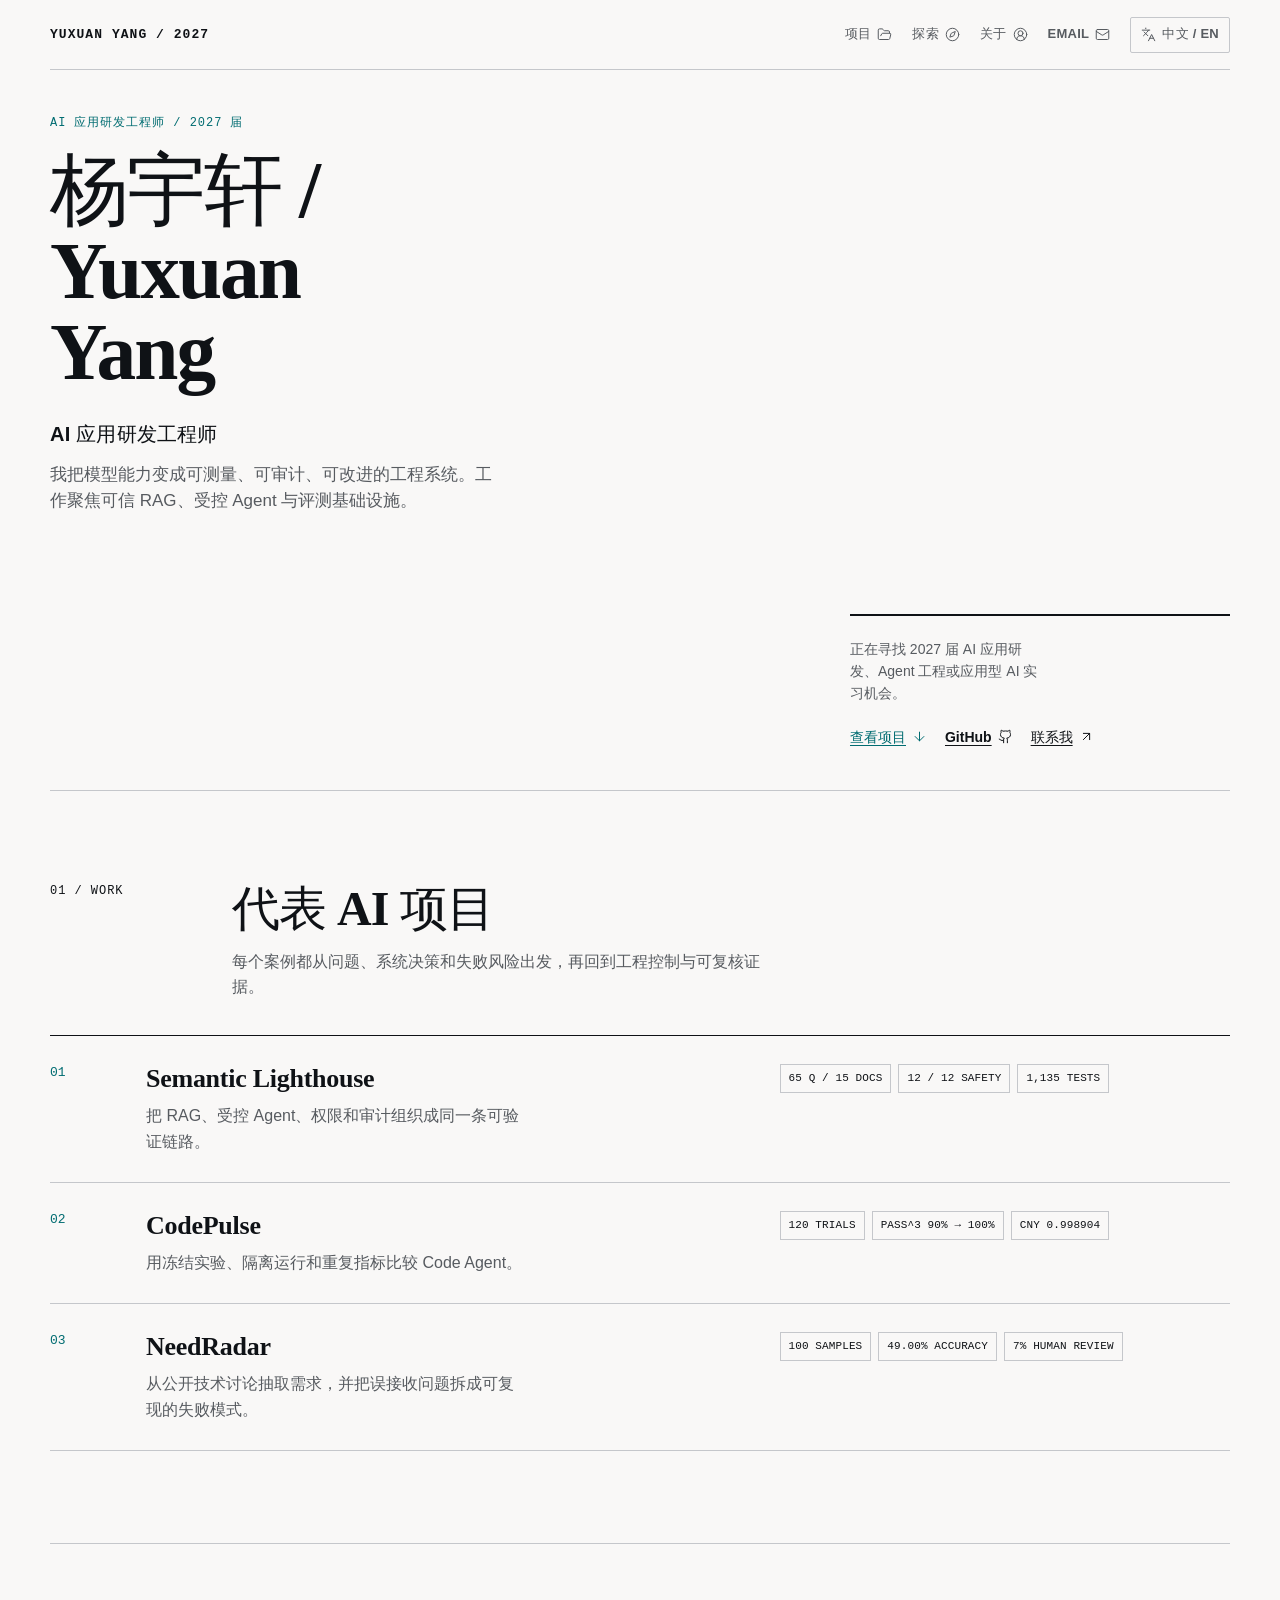
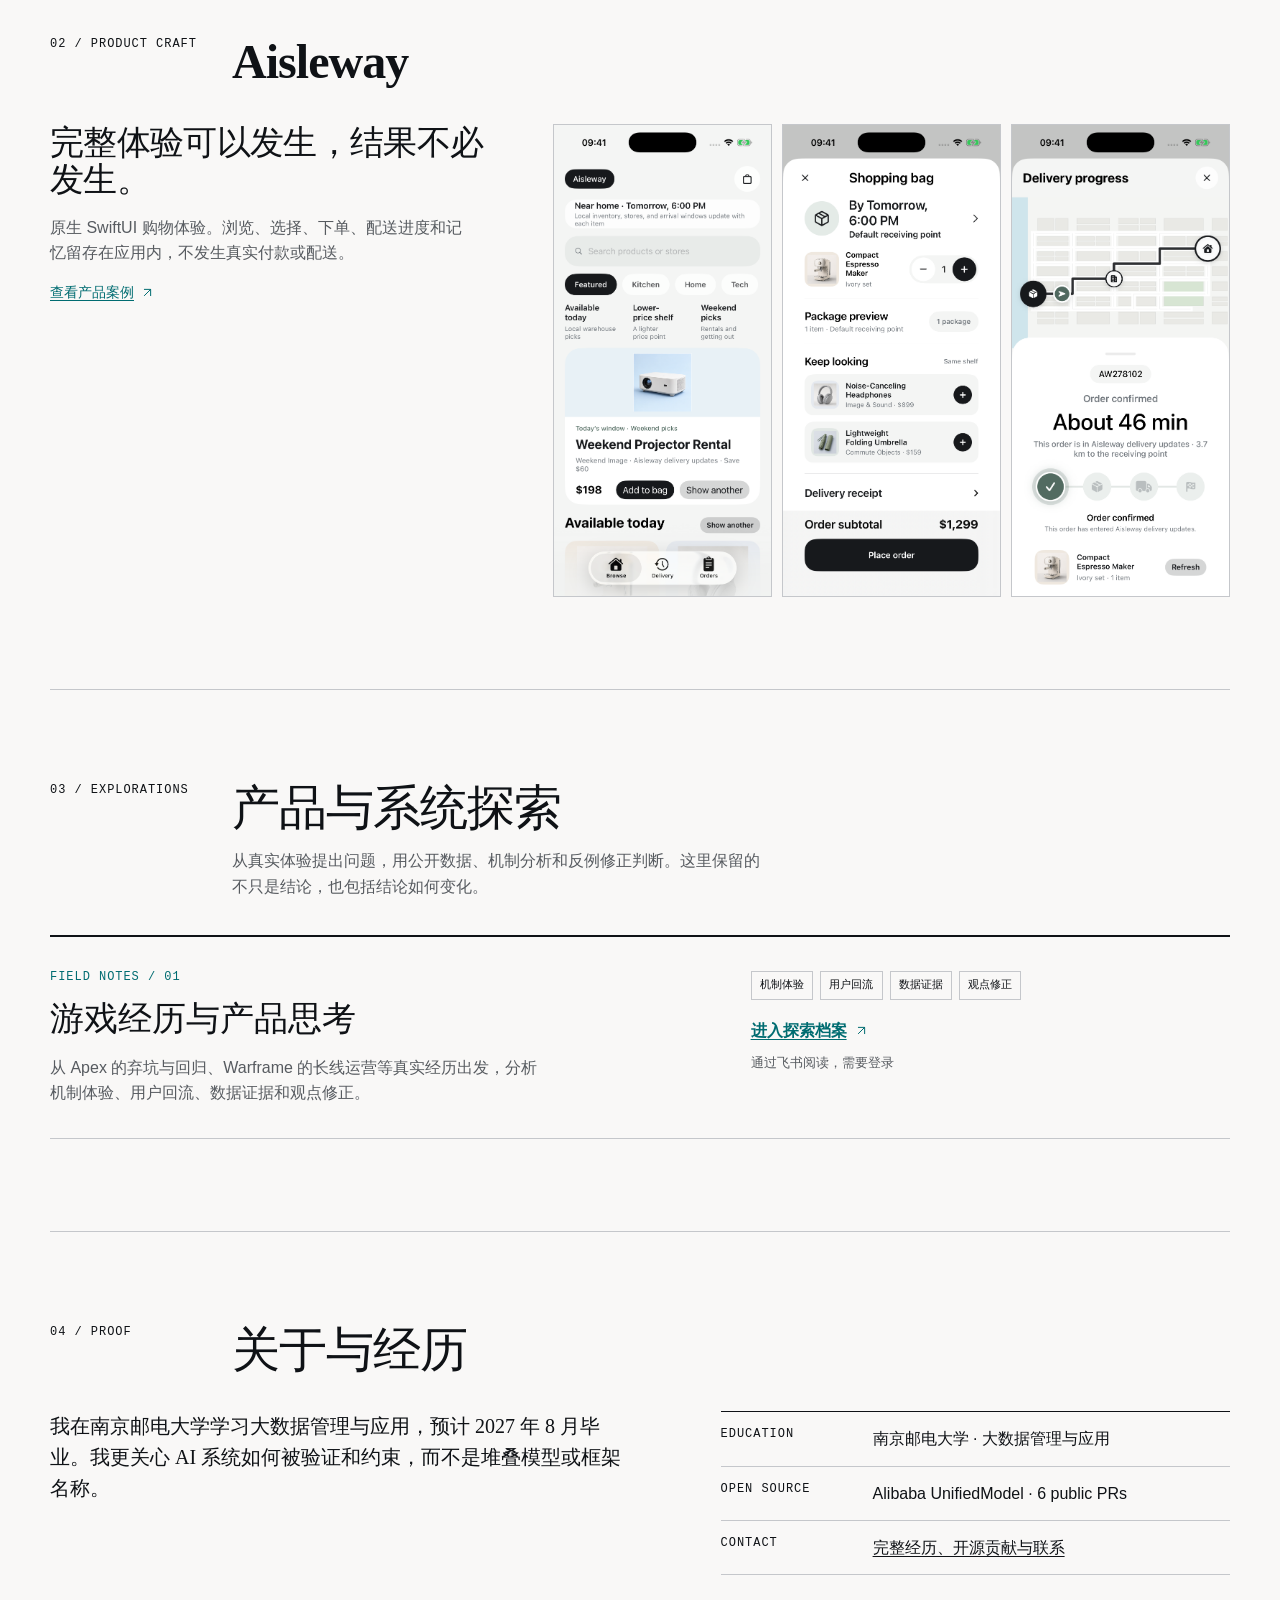
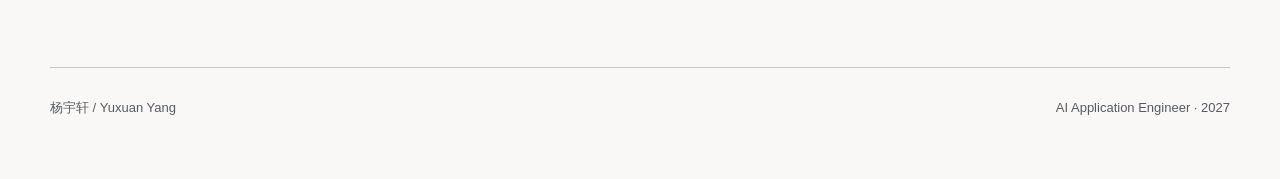
<file: site/index.html>
<!doctype html>
<html lang="zh-CN">
<head><meta charset="utf-8"><meta name="viewport" content="width=device-width,initial-scale=1"><title>杨宇轩 / Yuxuan Yang — AI Application Engineer</title><meta property="og:title" content="杨宇轩 / Yuxuan Yang — AI Application Engineer"><meta property="og:description" content="可测量、可审计、可改进的 AI 应用工程。"><meta property="og:image" content="portfolio-og.png"><meta name="twitter:card" content="summary_large_image"><link rel="icon" href="favicon.svg" type="image/svg+xml"><link rel="stylesheet" href="styles.css"></head>
<body data-ui-lang="zh">
  <header class="shell topbar" data-od-id="site-header"><a class="wordmark" href="index.html">YUXUAN YANG / 2027</a><nav class="navset" data-od-id="site-navigation"><a href="#work"><span class="inline" data-lang="zh">项目</span><span class="inline" data-lang="en">WORK</span></a><a href="#explore"><span class="inline" data-lang="zh">探索</span><span class="inline" data-lang="en">EXPLORE</span></a><a href="about.html"><span class="inline" data-lang="zh">关于</span><span class="inline" data-lang="en">ABOUT</span></a><a href="mailto:tricloride808@gmail.com">EMAIL</a><button class="lang" data-language-toggle>中文 / EN</button></nav></header>
  <main class="shell" data-od-id="home-main">
    <section class="hero" data-od-id="home-hero"><div><p class="eyebrow"><span data-lang="zh">AI 应用研发工程师 / 2027 届</span><span data-lang="en">AI APPLICATION ENGINEER / 2027</span></p><h1 data-od-id="hero-name">杨宇轩 / Yuxuan Yang</h1><p class="role"><span data-lang="zh">AI 应用研发工程师</span><span data-lang="en">AI Application Engineer</span></p><p class="intro"><span data-lang="zh">我把模型能力变成可测量、可审计、可改进的工程系统。工作聚焦可信 RAG、受控 Agent 与评测基础设施。</span><span data-lang="en">I build AI applications that can be measured, audited, and improved. My work focuses on citation-grounded RAG, controlled agents, and evaluation infrastructure.</span></p></div><aside class="hero-aside" data-od-id="hero-actions"><p><span data-lang="zh">正在寻找 2027 届 AI 应用研发、Agent 工程或应用型 AI 实习机会。</span><span data-lang="en">Seeking a 2027 internship in AI application engineering, agent engineering, or applied AI.</span></p><div class="action-list"><a href="#work"><span data-lang="zh">查看项目</span><span data-lang="en">Selected work</span></a><a href="https://github.com/Chloride233">GitHub</a><a href="about.html#contact"><span data-lang="zh">联系我</span><span data-lang="en">Contact</span></a></div></aside></section>
    <section class="section" id="work" data-od-id="selected-work"><div class="section-head"><div class="section-index">01 / WORK</div><div><h2><span data-lang="zh">代表 AI 项目</span><span data-lang="en">Selected AI work</span></h2><p class="section-lead"><span data-lang="zh">每个案例都从问题、系统决策和失败风险出发，再回到工程控制与可复核证据。</span><span data-lang="en">Each case begins with the problem, system decision, and failure risk, then returns to engineering controls and reviewable evidence.</span></p></div></div><div class="project-list">
      <a class="project-row" href="semantic-lighthouse.html" data-od-id="project-semantic-lighthouse"><div class="project-num">01</div><div><h3>Semantic Lighthouse</h3><p><span data-lang="zh">把 RAG、受控 Agent、权限和审计组织成同一条可验证链路。</span><span data-lang="en">A testable chain connecting RAG, controlled agents, permissions, and audit evidence.</span></p></div><div class="evidence"><span>65 Q / 15 DOCS</span><span>12 / 12 SAFETY</span><span>1,135 TESTS</span></div></a>
      <a class="project-row" href="codepulse.html" data-od-id="project-codepulse"><div class="project-num">02</div><div><h3>CodePulse</h3><p><span data-lang="zh">用冻结实验、隔离运行和重复指标比较 Code Agent。</span><span data-lang="en">Frozen experiments and repeated-run metrics for comparing code agents.</span></p></div><div class="evidence"><span>120 TRIALS</span><span>PASS^3 90% → 100%</span><span>CNY 0.998904</span></div></a>
      <a class="project-row" href="needradar.html" data-od-id="project-needradar"><div class="project-num">03</div><div><h3>NeedRadar</h3><p><span data-lang="zh">从公开技术讨论抽取需求，并把误接收问题拆成可复现的失败模式。</span><span data-lang="en">A public-discussion requirement pipeline with reproducible failure analysis.</span></p></div><div class="evidence"><span>100 SAMPLES</span><span>49.00% ACCURACY</span><span>7% HUMAN REVIEW</span></div></a>
    </div></section>
    <section class="section" data-od-id="product-craft"><div class="section-head"><div class="section-index">02 / PRODUCT CRAFT</div><div><h2>Aisleway</h2></div></div><div class="product-craft"><div><h3><span data-lang="zh">完整体验可以发生，结果不必发生。</span><span data-lang="en">The experience can be complete. The outcome does not have to happen.</span></h3><p><span data-lang="zh">原生 SwiftUI 购物体验。浏览、选择、下单、配送进度和记忆留存在应用内，不发生真实付款或配送。</span><span data-lang="en">A native SwiftUI shopping experience where browsing, choosing, order flow, delivery-like progress, and memory remain in-app without real payment or shipment.</span></p><div class="action-list"><a href="aisleway.html"><span data-lang="zh">查看产品案例</span><span data-lang="en">View product case</span></a></div></div><div class="screen-strip"><img src="01-browse-home.png" alt="Aisleway 浏览界面"><img src="06-shopping-bag.png" alt="Aisleway 购物袋界面"><img src="10-logistics-sheet.png" alt="Aisleway 配送进度界面"></div></div></section>
    <section class="section" id="explore" data-od-id="product-system-explorations"><div class="section-head"><div class="section-index">03 / EXPLORATIONS</div><div><h2><span data-lang="zh">产品与系统探索</span><span data-lang="en">Product &amp; System Explorations</span></h2><p class="section-lead"><span data-lang="zh">从真实体验提出问题，用公开数据、机制分析和反例修正判断。这里保留的不只是结论，也包括结论如何变化。</span><span data-lang="en">Questions grounded in lived experience, tested with public data, system analysis, and counter-evidence. The record preserves not only conclusions, but how they changed.</span></p></div></div><div class="exploration-entry"><div class="exploration-copy"><p class="eyebrow">FIELD NOTES / 01</p><h3><span data-lang="zh">游戏经历与产品思考</span><span data-lang="en">Game Experience &amp; Product Thinking</span></h3><p><span data-lang="zh">从 Apex 的弃坑与回归、Warframe 的长线运营等真实经历出发，分析机制体验、用户回流、数据证据和观点修正。</span><span data-lang="en">Product and system analysis grounded in real play: Apex churn and return, Warframe longevity, player experience, public evidence, and revised hypotheses.</span></p></div><div class="exploration-meta"><div class="exploration-tags" aria-label="Exploration topics"><span data-lang="zh">机制体验</span><span data-lang="zh">用户回流</span><span data-lang="zh">数据证据</span><span data-lang="zh">观点修正</span><span data-lang="en">MECHANICS</span><span data-lang="en">RETURN</span><span data-lang="en">EVIDENCE</span><span data-lang="en">REVISION</span></div><a class="exploration-link" href="https://my.feishu.cn/docx/NSxidUy0YohzeMxbPVGcmXOhnAh#doxcnxwN0UL3YjeTqYG84WxSyme" target="_blank" rel="noopener noreferrer"><span data-lang="zh">进入探索档案</span><span data-lang="en">Open exploration archive</span></a><p class="exploration-note"><span data-lang="zh">通过飞书阅读，需要登录</span><span data-lang="en">Opens in Feishu; sign-in required</span></p></div></div></section>
    <section class="section" data-od-id="about-proof"><div class="section-head"><div class="section-index">04 / PROOF</div><div><h2><span data-lang="zh">关于与经历</span><span data-lang="en">About and proof</span></h2></div></div><div class="proof-grid"><p class="bio"><span data-lang="zh">我在南京邮电大学学习大数据管理与应用，预计 2027 年 8 月毕业。我更关心 AI 系统如何被验证和约束，而不是堆叠模型或框架名称。</span><span data-lang="en">I study Big Data Management and Application at Nanjing University of Posts and Telecommunications, graduating in August 2027. I care more about how AI systems are measured and constrained than about stacking model names.</span></p><div class="facts"><div class="fact"><span class="label">EDUCATION</span><p><span data-lang="zh">南京邮电大学 · 大数据管理与应用</span><span data-lang="en">Nanjing University of Posts and Telecommunications · Big Data Management and Application</span></p></div><div class="fact"><span class="label">OPEN SOURCE</span><p>Alibaba UnifiedModel · 6 public PRs</p></div><div class="fact"><span class="label">CONTACT</span><p><a href="about.html#contact"><span data-lang="zh">完整经历、开源贡献与联系</span><span data-lang="en">Experience, open source, and contact</span></a></p></div></div></div></section>
  </main><footer class="shell footer" data-od-id="site-footer"><div class="footer-flex"><span>杨宇轩 / Yuxuan Yang</span><span>AI Application Engineer · 2027</span></div></footer><script src="vendor/lucide.min.js"></script><script src="app.js"></script>
</body></html>
</file>
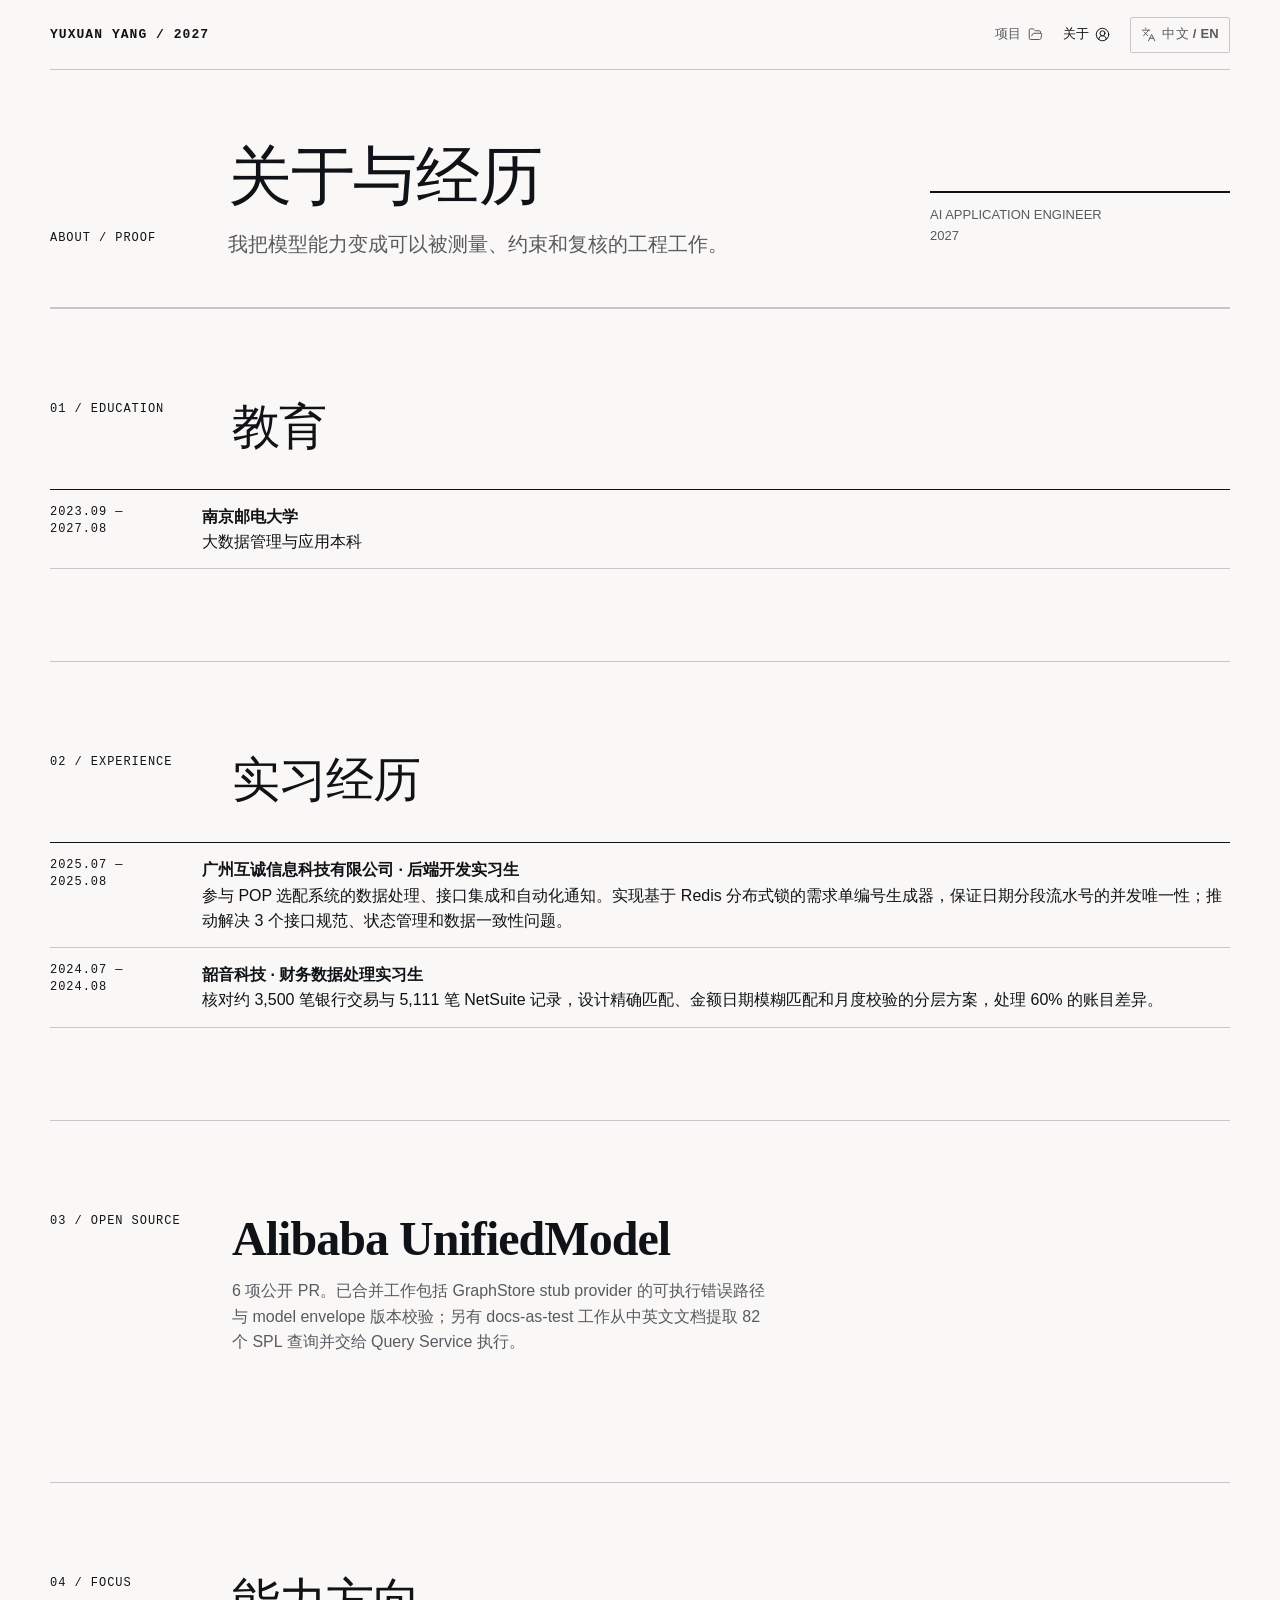
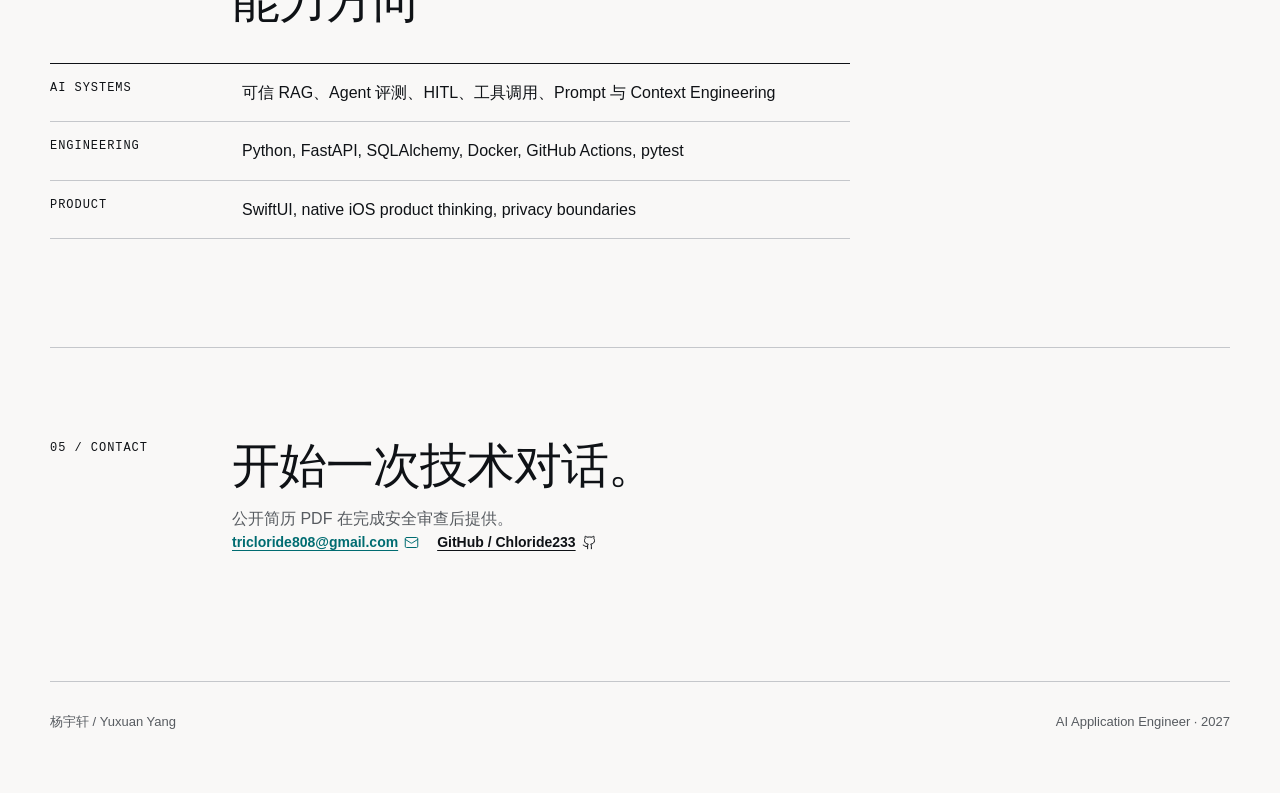
<file: site/about.html>
<!doctype html><html lang="zh-CN"><head><meta charset="utf-8"><meta name="viewport" content="width=device-width,initial-scale=1"><title>关于与经历 — 杨宇轩</title><link rel="icon" href="favicon.svg" type="image/svg+xml"><link rel="stylesheet" href="styles.css"></head><body data-ui-lang="zh"><header class="shell topbar" data-od-id="site-header"><a class="wordmark" href="index.html">YUXUAN YANG / 2027</a><nav class="navset"><a href="index.html#work"><span data-lang="zh">项目</span><span data-lang="en">WORK</span></a><a href="about.html" aria-current="page"><span data-lang="zh">关于</span><span data-lang="en">ABOUT</span></a><button class="lang" data-language-toggle>中文 / EN</button></nav></header><main class="shell" data-od-id="about-main"><section class="case-hero" data-od-id="about-hero"><div class="case-hero-grid"><p class="section-index">ABOUT / PROOF</p><div><h1 class="case-title"><span data-lang="zh">关于与经历</span><span data-lang="en">About and experience</span></h1><p class="case-deck"><span data-lang="zh">我把模型能力变成可以被测量、约束和复核的工程工作。</span><span data-lang="en">I turn model capability into engineering work that can be measured, constrained, and reviewed.</span></p></div><p class="case-status">AI APPLICATION ENGINEER<br>2027</p></div></section><section class="section" data-od-id="education-section"><div class="section-head"><div class="section-index">01 / EDUCATION</div><div><h2><span data-lang="zh">教育</span><span data-lang="en">Education</span></h2></div></div><div class="facts"><div class="fact"><span class="label">2023.09 — 2027.08</span><p><strong><span data-lang="zh">南京邮电大学</span><span data-lang="en">Nanjing University of Posts and Telecommunications</span></strong><br><span data-lang="zh">大数据管理与应用本科</span><span data-lang="en">Bachelor's candidate, Big Data Management and Application</span></p></div></div></section><section class="section" data-od-id="experience-section"><div class="section-head"><div class="section-index">02 / EXPERIENCE</div><div><h2><span data-lang="zh">实习经历</span><span data-lang="en">Experience</span></h2></div></div><div class="facts"><div class="fact"><span class="label">2025.07 — 2025.08</span><p><strong><span data-lang="zh">广州互诚信息科技有限公司 · 后端开发实习生</span><span data-lang="en">Guangzhou Hucheng Information Technology · Backend Development Intern</span></strong><br><span data-lang="zh">参与 POP 选配系统的数据处理、接口集成和自动化通知。实现基于 Redis 分布式锁的需求单编号生成器，保证日期分段流水号的并发唯一性；推动解决 3 个接口规范、状态管理和数据一致性问题。</span><span data-lang="en">Worked on data processing, API integration, and automated notifications for a product option system. Built a Redis-lock-backed request-number generator for date-scoped concurrency and helped resolve three API-contract, state, and consistency issues.</span></p></div><div class="fact"><span class="label">2024.07 — 2024.08</span><p><strong><span data-lang="zh">韶音科技 · 财务数据处理实习生</span><span data-lang="en">Shokz · Financial Data Processing Intern</span></strong><br><span data-lang="zh">核对约 3,500 笔银行交易与 5,111 笔 NetSuite 记录，设计精确匹配、金额日期模糊匹配和月度校验的分层方案，处理 60% 的账目差异。</span><span data-lang="en">Reconciled about 3,500 bank transactions with 5,111 NetSuite records using layered exact matching, amount-and-date fuzzy matching, and monthly checks; resolved 60% of discrepancies.</span></p></div></div></section><section class="section" data-od-id="opensource-section"><div class="section-head"><div class="section-index">03 / OPEN SOURCE</div><div><h2>Alibaba UnifiedModel</h2><p class="section-lead"><span data-lang="zh">6 项公开 PR。已合并工作包括 GraphStore stub provider 的可执行错误路径与 model envelope 版本校验；另有 docs-as-test 工作从中英文文档提取 82 个 SPL 查询并交给 Query Service 执行。</span><span data-lang="en">Six public pull requests. Merged work includes executable GraphStore stub error paths and model-envelope version validation; a docs-as-test contribution extracts 82 SPL queries from Chinese and English docs for Query Service execution.</span></p></div></div></section><section class="section" data-od-id="capabilities-section"><div class="section-head"><div class="section-index">04 / FOCUS</div><div><h2><span data-lang="zh">能力方向</span><span data-lang="en">Focus areas</span></h2></div></div><ul class="capability-list"><li><span class="label">AI SYSTEMS</span><span><span data-lang="zh">可信 RAG、Agent 评测、HITL、工具调用、Prompt 与 Context Engineering</span><span data-lang="en">Citation-grounded RAG, agent evaluation, HITL, tool calling, prompt and context engineering</span></span></li><li><span class="label">ENGINEERING</span><span>Python, FastAPI, SQLAlchemy, Docker, GitHub Actions, pytest</span></li><li><span class="label">PRODUCT</span><span>SwiftUI, native iOS product thinking, privacy boundaries</span></li></ul></section><section class="section" id="contact" data-od-id="contact-section"><div class="section-head"><div class="section-index">05 / CONTACT</div><div><h2><span data-lang="zh">开始一次技术对话。</span><span data-lang="en">Start a technical conversation.</span></h2><p class="section-lead"><span data-lang="zh">公开简历 PDF 在完成安全审查后提供。</span><span data-lang="en">A public-safe resume PDF will be available after final review.</span></p><div class="action-list"><a href="mailto:tricloride808@gmail.com">tricloride808@gmail.com</a><a href="https://github.com/Chloride233">GitHub / Chloride233</a></div></div></div></section></main><footer class="shell footer" data-od-id="site-footer"><div class="footer-flex"><span>杨宇轩 / Yuxuan Yang</span><span>AI Application Engineer · 2027</span></div></footer><script src="vendor/lucide.min.js"></script><script src="app.js"></script></body></html>
</file>
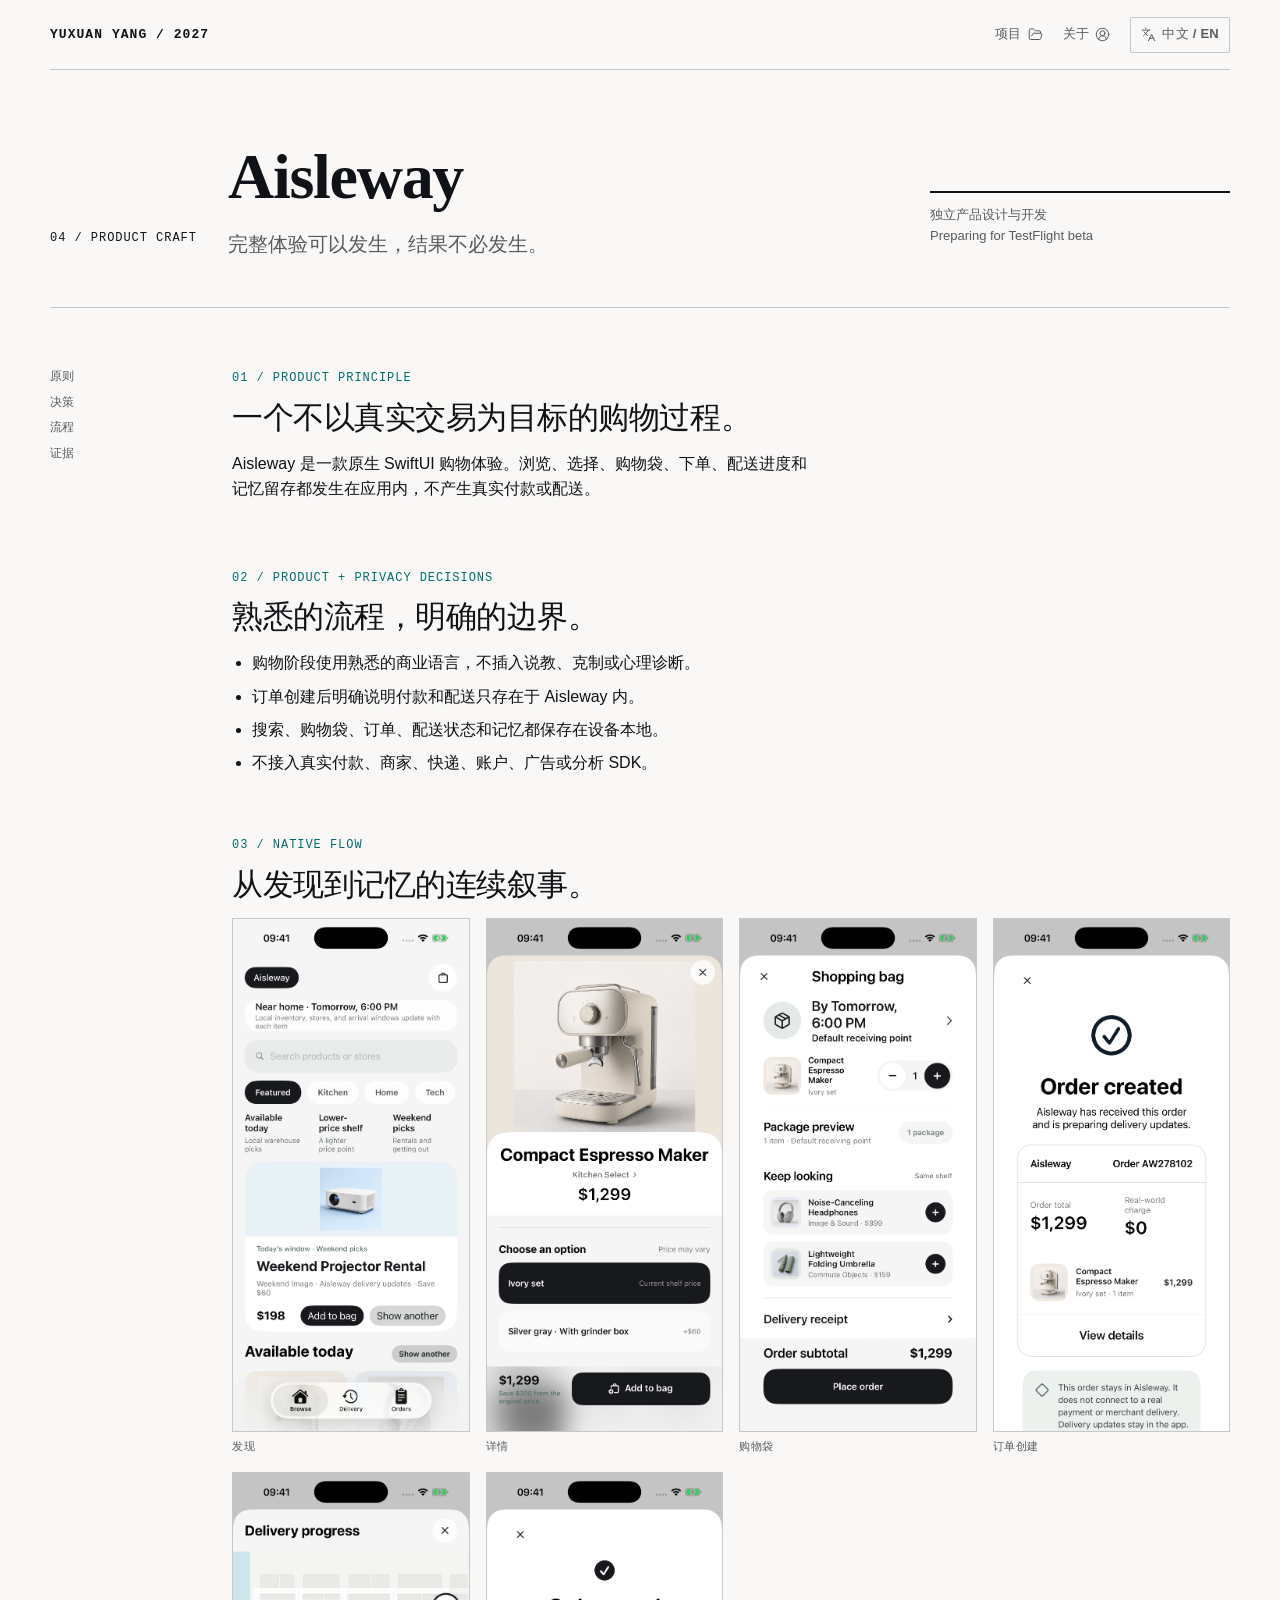
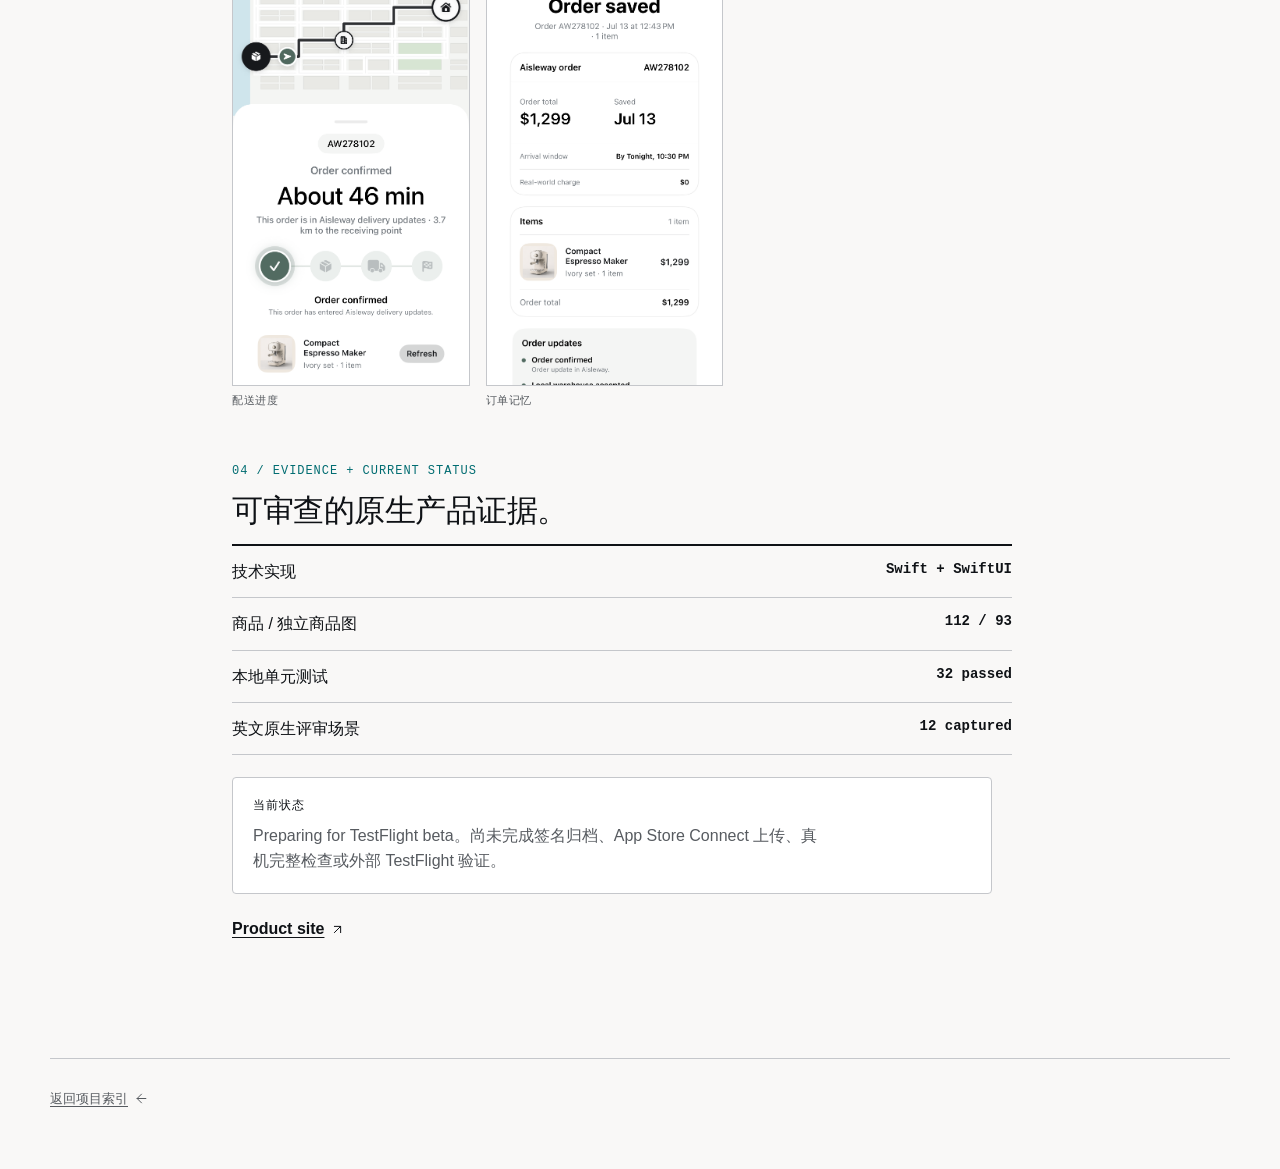
<file: site/aisleway.html>
<!doctype html><html lang="zh-CN"><head><meta charset="utf-8"><meta name="viewport" content="width=device-width,initial-scale=1"><title>Aisleway Product Craft — 杨宇轩</title><link rel="icon" href="favicon.svg" type="image/svg+xml"><link rel="stylesheet" href="styles.css"></head><body data-ui-lang="zh"><header class="shell topbar" data-od-id="site-header"><a class="wordmark" href="index.html">YUXUAN YANG / 2027</a><nav class="navset"><a href="index.html#work"><span data-lang="zh">项目</span><span data-lang="en">WORK</span></a><a href="about.html"><span data-lang="zh">关于</span><span data-lang="en">ABOUT</span></a><button class="lang" data-language-toggle>中文 / EN</button></nav></header><main data-od-id="aisleway-main"><section class="shell case-hero" data-od-id="aisleway-hero"><div class="case-hero-grid"><p class="section-index">04 / PRODUCT CRAFT</p><div><h1 class="case-title">Aisleway</h1><p class="case-deck"><span data-lang="zh">完整体验可以发生，结果不必发生。</span><span data-lang="en">The experience can be complete. The outcome does not have to happen.</span></p></div><p class="case-status"><span data-lang="zh">独立产品设计与开发<br>Preparing for TestFlight beta</span><span data-lang="en">Independent product design &amp; development<br>Preparing for TestFlight beta</span></p></div></section><div class="shell case-layout"><nav class="case-nav"><a href="#principle"><span data-lang="zh">原则</span><span data-lang="en">Principle</span></a><a href="#decisions"><span data-lang="zh">决策</span><span data-lang="en">Decisions</span></a><a href="#screens"><span data-lang="zh">流程</span><span data-lang="en">Flow</span></a><a href="#evidence"><span data-lang="zh">证据</span><span data-lang="en">Evidence</span></a></nav><article class="case-content"><section class="case-block" id="principle"><p class="eyebrow">01 / PRODUCT PRINCIPLE</p><h2><span data-lang="zh">一个不以真实交易为目标的购物过程。</span><span data-lang="en">A shopping process that does not aim for a real transaction.</span></h2><p><span data-lang="zh">Aisleway 是一款原生 SwiftUI 购物体验。浏览、选择、购物袋、下单、配送进度和记忆留存都发生在应用内，不产生真实付款或配送。</span><span data-lang="en">Aisleway is a native SwiftUI shopping experience. Browsing, choosing, bag, order, delivery-like progress, and private memory all happen in-app without real payment or shipment.</span></p></section><section class="case-block" id="decisions"><p class="eyebrow">02 / PRODUCT + PRIVACY DECISIONS</p><h2><span data-lang="zh">熟悉的流程，明确的边界。</span><span data-lang="en">A familiar flow with explicit boundaries.</span></h2><ul><li><span data-lang="zh">购物阶段使用熟悉的商业语言，不插入说教、克制或心理诊断。</span><span data-lang="en">Commerce steps use familiar language without restraint prompts or psychological framing.</span></li><li><span data-lang="zh">订单创建后明确说明付款和配送只存在于 Aisleway 内。</span><span data-lang="en">After order creation, payment and delivery are explicitly stated as existing only inside Aisleway.</span></li><li><span data-lang="zh">搜索、购物袋、订单、配送状态和记忆都保存在设备本地。</span><span data-lang="en">Searches, bags, orders, route state, and memories stay on-device.</span></li><li><span data-lang="zh">不接入真实付款、商家、快递、账户、广告或分析 SDK。</span><span data-lang="en">No real payments, merchants, couriers, accounts, advertising, or analytics SDK.</span></li></ul></section><section class="case-block" id="screens"><p class="eyebrow">03 / NATIVE FLOW</p><h2><span data-lang="zh">从发现到记忆的连续叙事。</span><span data-lang="en">A continuous narrative from discovery to memory.</span></h2><div class="iphone-gallery" data-od-id="aisleway-screen-gallery"><figure><img src="01-browse-home.png" alt="Aisleway 浏览首页"><figcaption><span data-lang="zh">发现</span><span data-lang="en">DISCOVER</span></figcaption></figure><figure><img src="05-product-detail.png" alt="Aisleway 商品详情"><figcaption><span data-lang="zh">详情</span><span data-lang="en">DETAIL</span></figcaption></figure><figure><img src="06-shopping-bag.png" alt="Aisleway 购物袋"><figcaption><span data-lang="zh">购物袋</span><span data-lang="en">BAG</span></figcaption></figure><figure><img src="08-order-created.png" alt="Aisleway 订单创建"><figcaption><span data-lang="zh">订单创建</span><span data-lang="en">ORDER CREATED</span></figcaption></figure><figure><img src="10-logistics-sheet.png" alt="Aisleway 配送进度"><figcaption><span data-lang="zh">配送进度</span><span data-lang="en">DELIVERY STATE</span></figcaption></figure><figure><img src="12-order-record-detail.png" alt="Aisleway 订单记忆"><figcaption><span data-lang="zh">订单记忆</span><span data-lang="en">MEMORY</span></figcaption></figure></div></section><section class="case-block" id="evidence"><p class="eyebrow">04 / EVIDENCE + CURRENT STATUS</p><h2><span data-lang="zh">可审查的原生产品证据。</span><span data-lang="en">Reviewable evidence of native product craft.</span></h2><div class="evidence-table"><div class="row"><p><span data-lang="zh">技术实现</span><span data-lang="en">Implementation</span></p><p>Swift + SwiftUI</p></div><div class="row"><p><span data-lang="zh">商品 / 独立商品图</span><span data-lang="en">Catalog / distinct images</span></p><p>112 / 93</p></div><div class="row"><p><span data-lang="zh">本地单元测试</span><span data-lang="en">Local unit tests</span></p><p>32 passed</p></div><div class="row"><p><span data-lang="zh">英文原生评审场景</span><span data-lang="en">English native review scenarios</span></p><p>12 captured</p></div></div><div class="limitations" style="margin-top:22px"><h3><span data-lang="zh">当前状态</span><span data-lang="en">Current status</span></h3><p><span data-lang="zh">Preparing for TestFlight beta。尚未完成签名归档、App Store Connect 上传、真机完整检查或外部 TestFlight 验证。</span><span data-lang="en">Preparing for TestFlight beta. Signed archive, App Store Connect upload, full physical-device pass, and external TestFlight validation are not yet complete.</span></p></div><div class="link-row" style="margin-top:22px"><a href="https://aisleway.world/">Product site</a></div></section></article></div></main><footer class="shell footer"><a href="index.html"><span data-lang="zh">返回项目索引</span><span data-lang="en">Back to index</span></a></footer><script src="vendor/lucide.min.js"></script><script src="app.js"></script></body></html>
</file>
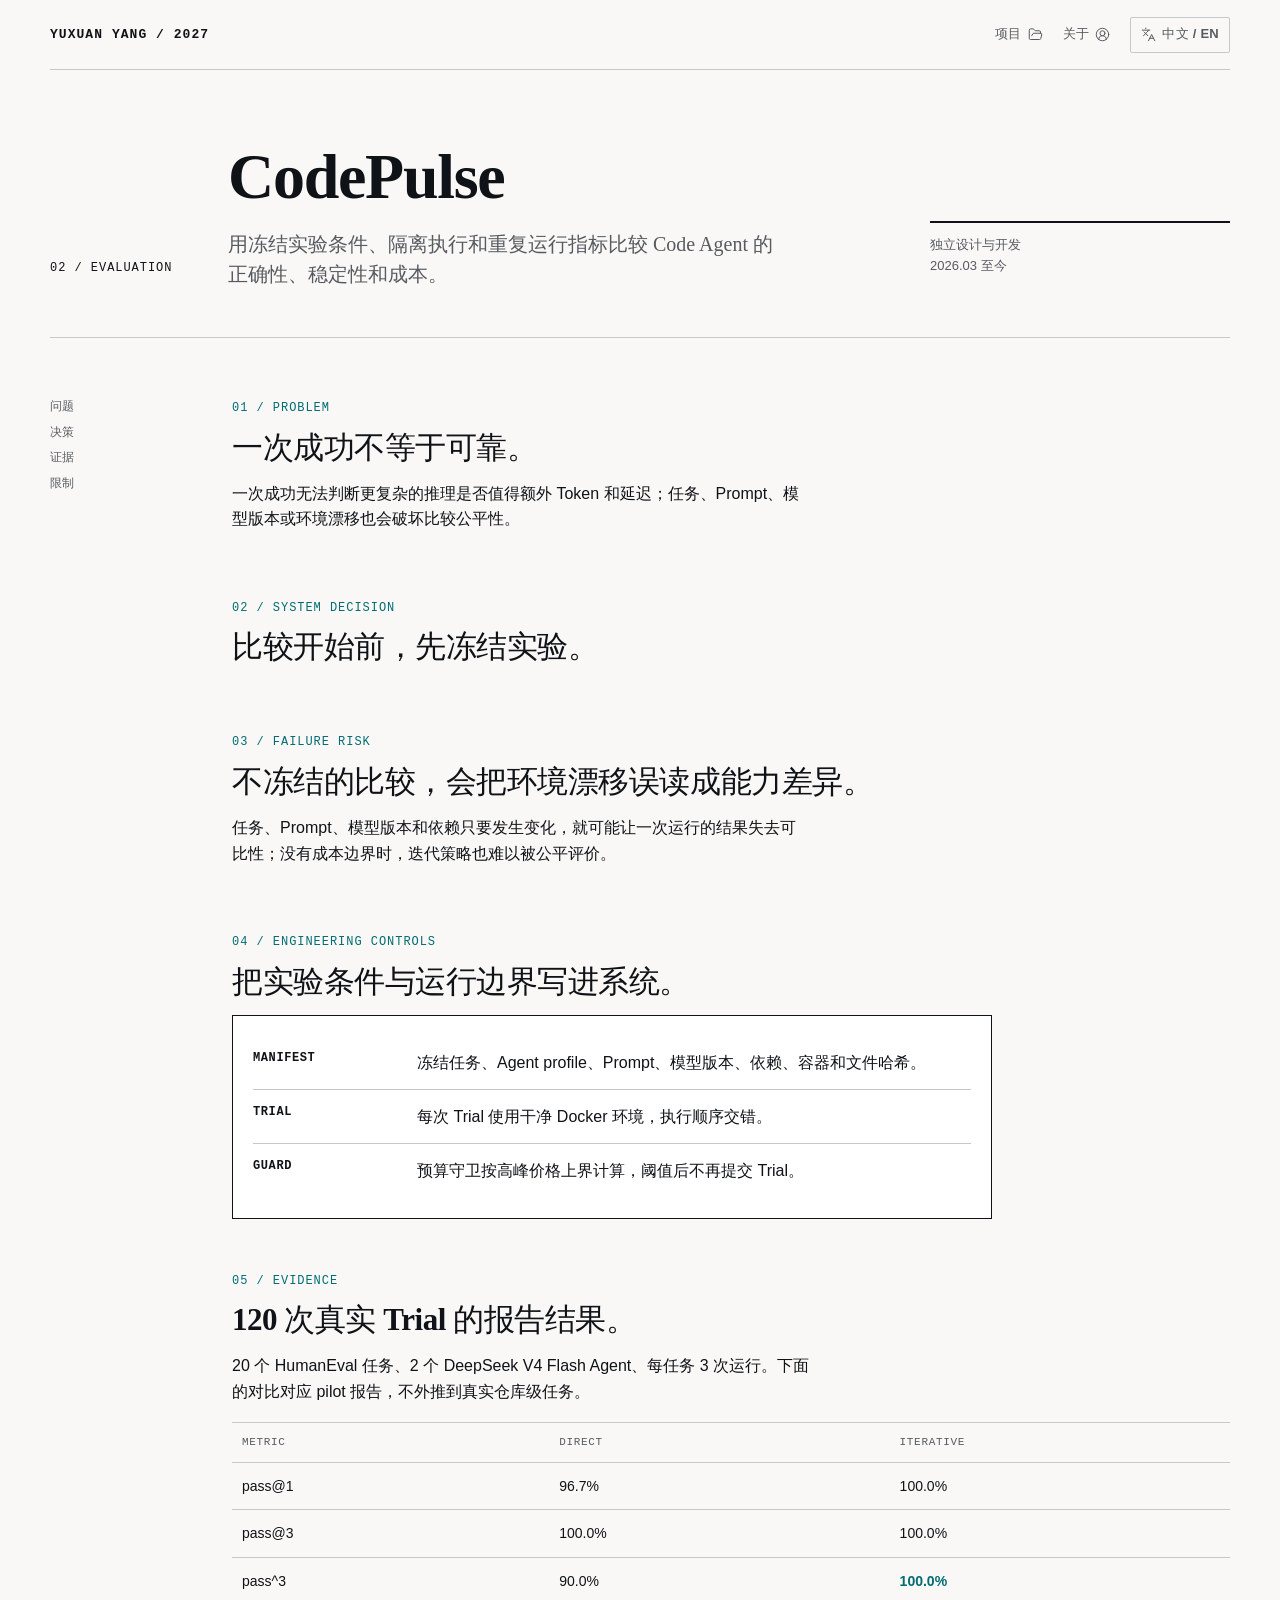
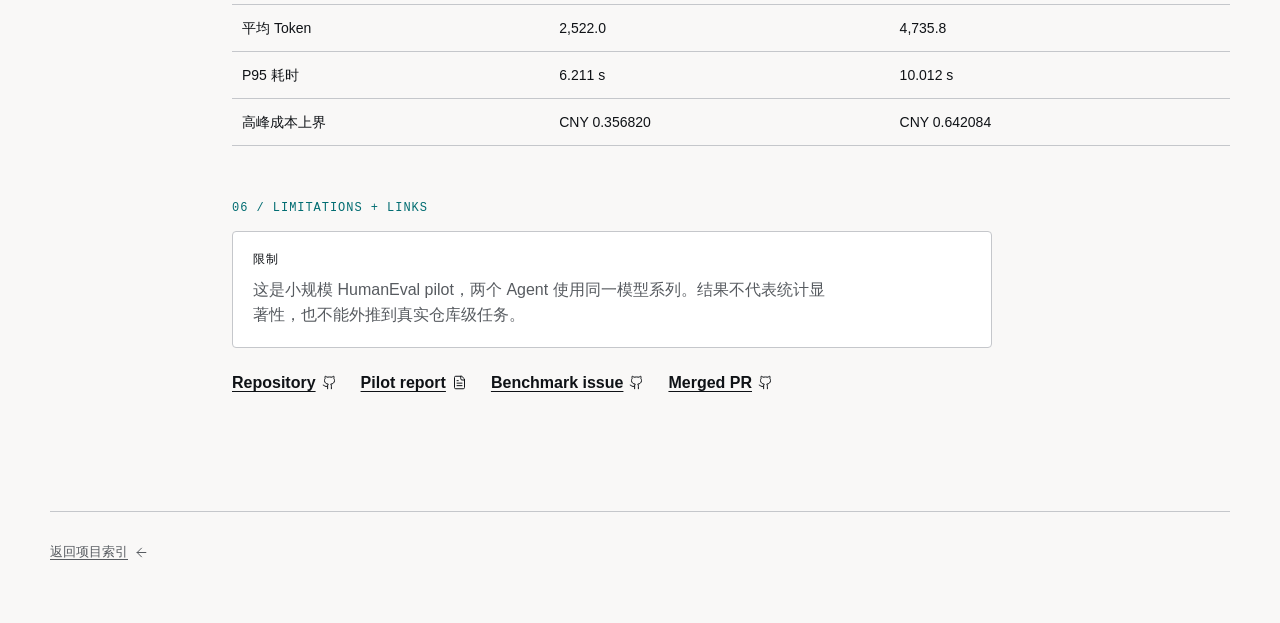
<file: site/codepulse.html>
<!doctype html><html lang="zh-CN"><head><meta charset="utf-8"><meta name="viewport" content="width=device-width,initial-scale=1"><title>CodePulse — 杨宇轩</title><link rel="icon" href="favicon.svg" type="image/svg+xml"><link rel="stylesheet" href="styles.css"></head><body data-ui-lang="zh"><header class="shell topbar"><a class="wordmark" href="index.html">YUXUAN YANG / 2027</a><nav class="navset"><a href="index.html#work"><span data-lang="zh">项目</span><span data-lang="en">WORK</span></a><a href="about.html"><span data-lang="zh">关于</span><span data-lang="en">ABOUT</span></a><button class="lang" data-language-toggle>中文 / EN</button></nav></header><main data-od-id="codepulse-main"><section class="shell case-hero" data-od-id="codepulse-hero"><div class="case-hero-grid"><p class="section-index">02 / EVALUATION</p><div><h1 class="case-title">CodePulse</h1><p class="case-deck"><span data-lang="zh">用冻结实验条件、隔离执行和重复运行指标比较 Code Agent 的正确性、稳定性和成本。</span><span data-lang="en">A code-agent evaluation framework built around frozen experiments, isolated execution, and repeated-run reliability.</span></p></div><p class="case-status"><span data-lang="zh">独立设计与开发<br>2026.03 至今</span><span data-lang="en">Independent design &amp; development<br>March 2026 to present</span></p></div></section><div class="shell case-layout"><nav class="case-nav"><a href="#problem"><span data-lang="zh">问题</span><span data-lang="en">Problem</span></a><a href="#decision"><span data-lang="zh">决策</span><span data-lang="en">Decision</span></a><a href="#evidence"><span data-lang="zh">证据</span><span data-lang="en">Evidence</span></a><a href="#limits"><span data-lang="zh">限制</span><span data-lang="en">Limits</span></a></nav><article class="case-content"><section class="case-block" id="problem"><p class="eyebrow">01 / PROBLEM</p><h2><span data-lang="zh">一次成功不等于可靠。</span><span data-lang="en">One success does not equal reliability.</span></h2><p><span data-lang="zh">一次成功无法判断更复杂的推理是否值得额外 Token 和延迟；任务、Prompt、模型版本或环境漂移也会破坏比较公平性。</span><span data-lang="en">One success cannot show whether a complex loop merits its additional tokens and latency. Task, prompt, model, or environment drift also breaks fair comparison.</span></p></section><section class="case-block" id="decision"><p class="eyebrow">02 / SYSTEM DECISION</p><h2><span data-lang="zh">比较开始前，先冻结实验。</span><span data-lang="en">Freeze the experiment before comparing agents.</span></h2></section><section class="case-block" id="risks"><p class="eyebrow">03 / FAILURE RISK</p><h2><span data-lang="zh">不冻结的比较，会把环境漂移误读成能力差异。</span><span data-lang="en">An unfrozen comparison can mistake environment drift for capability.</span></h2><p><span data-lang="zh">任务、Prompt、模型版本和依赖只要发生变化，就可能让一次运行的结果失去可比性；没有成本边界时，迭代策略也难以被公平评价。</span><span data-lang="en">Any drift in tasks, prompts, model versions, or dependencies can make a run incomparable; without a cost boundary, iterative strategies cannot be assessed fairly.</span></p></section><section class="case-block" id="controls"><p class="eyebrow">04 / ENGINEERING CONTROLS</p><h2><span data-lang="zh">把实验条件与运行边界写进系统。</span><span data-lang="en">Put experiment conditions and execution bounds into the system.</span></h2><div class="system-map"><div><b>MANIFEST</b><span><span data-lang="zh">冻结任务、Agent profile、Prompt、模型版本、依赖、容器和文件哈希。</span><span data-lang="en">Freeze tasks, agent profiles, prompts, model versions, dependencies, containers, and file hashes.</span></span></div><div><b>TRIAL</b><span><span data-lang="zh">每次 Trial 使用干净 Docker 环境，执行顺序交错。</span><span data-lang="en">Each trial uses a clean Docker environment; order is interleaved.</span></span></div><div><b>GUARD</b><span><span data-lang="zh">预算守卫按高峰价格上界计算，阈值后不再提交 Trial。</span><span data-lang="en">A peak-price budget guard stops new trials at its threshold.</span></span></div></div></section><section class="case-block" id="evidence"><p class="eyebrow">05 / EVIDENCE</p><h2><span data-lang="zh">120 次真实 Trial 的报告结果。</span><span data-lang="en">Results from 120 real trials.</span></h2><p><span data-lang="zh">20 个 HumanEval 任务、2 个 DeepSeek V4 Flash Agent、每任务 3 次运行。下面的对比对应 pilot 报告，不外推到真实仓库级任务。</span><span data-lang="en">20 HumanEval tasks, two DeepSeek V4 Flash agents, and three runs per task. This pilot comparison does not generalize to repository-scale tasks.</span></p><table class="matrix" style="margin-top:18px"><thead><tr><th>METRIC</th><th>DIRECT</th><th>ITERATIVE</th></tr></thead><tbody><tr><td>pass@1</td><td>96.7%</td><td>100.0%</td></tr><tr><td>pass@3</td><td>100.0%</td><td>100.0%</td></tr><tr><td>pass^3</td><td>90.0%</td><td class="flag">100.0%</td></tr><tr><td><span data-lang="zh">平均 Token</span><span data-lang="en">Average tokens</span></td><td>2,522.0</td><td>4,735.8</td></tr><tr><td><span data-lang="zh">P95 耗时</span><span data-lang="en">P95 duration</span></td><td>6.211 s</td><td>10.012 s</td></tr><tr><td><span data-lang="zh">高峰成本上界</span><span data-lang="en">Peak-cost bound</span></td><td>CNY 0.356820</td><td>CNY 0.642084</td></tr></tbody></table></section><section class="case-block" id="limits"><p class="eyebrow">06 / LIMITATIONS + LINKS</p><div class="limitations"><h3><span data-lang="zh">限制</span><span data-lang="en">Limitation</span></h3><p><span data-lang="zh">这是小规模 HumanEval pilot，两个 Agent 使用同一模型系列。结果不代表统计显著性，也不能外推到真实仓库级任务。</span><span data-lang="en">This is a small HumanEval pilot using one model family. It does not establish statistical significance or repository-level performance.</span></p></div><div class="link-row" style="margin-top:22px"><a href="https://github.com/Chloride233/CodePulse">Repository</a><a href="pilot-v1-report.html">Pilot report</a><a href="https://github.com/Chloride233/CodePulse/issues/2">Benchmark issue</a><a href="https://github.com/Chloride233/CodePulse/pull/5">Merged PR</a></div></section></article></div></main><footer class="shell footer"><a href="index.html"><span data-lang="zh">返回项目索引</span><span data-lang="en">Back to index</span></a></footer><script src="vendor/lucide.min.js"></script><script src="app.js"></script></body></html>
</file>
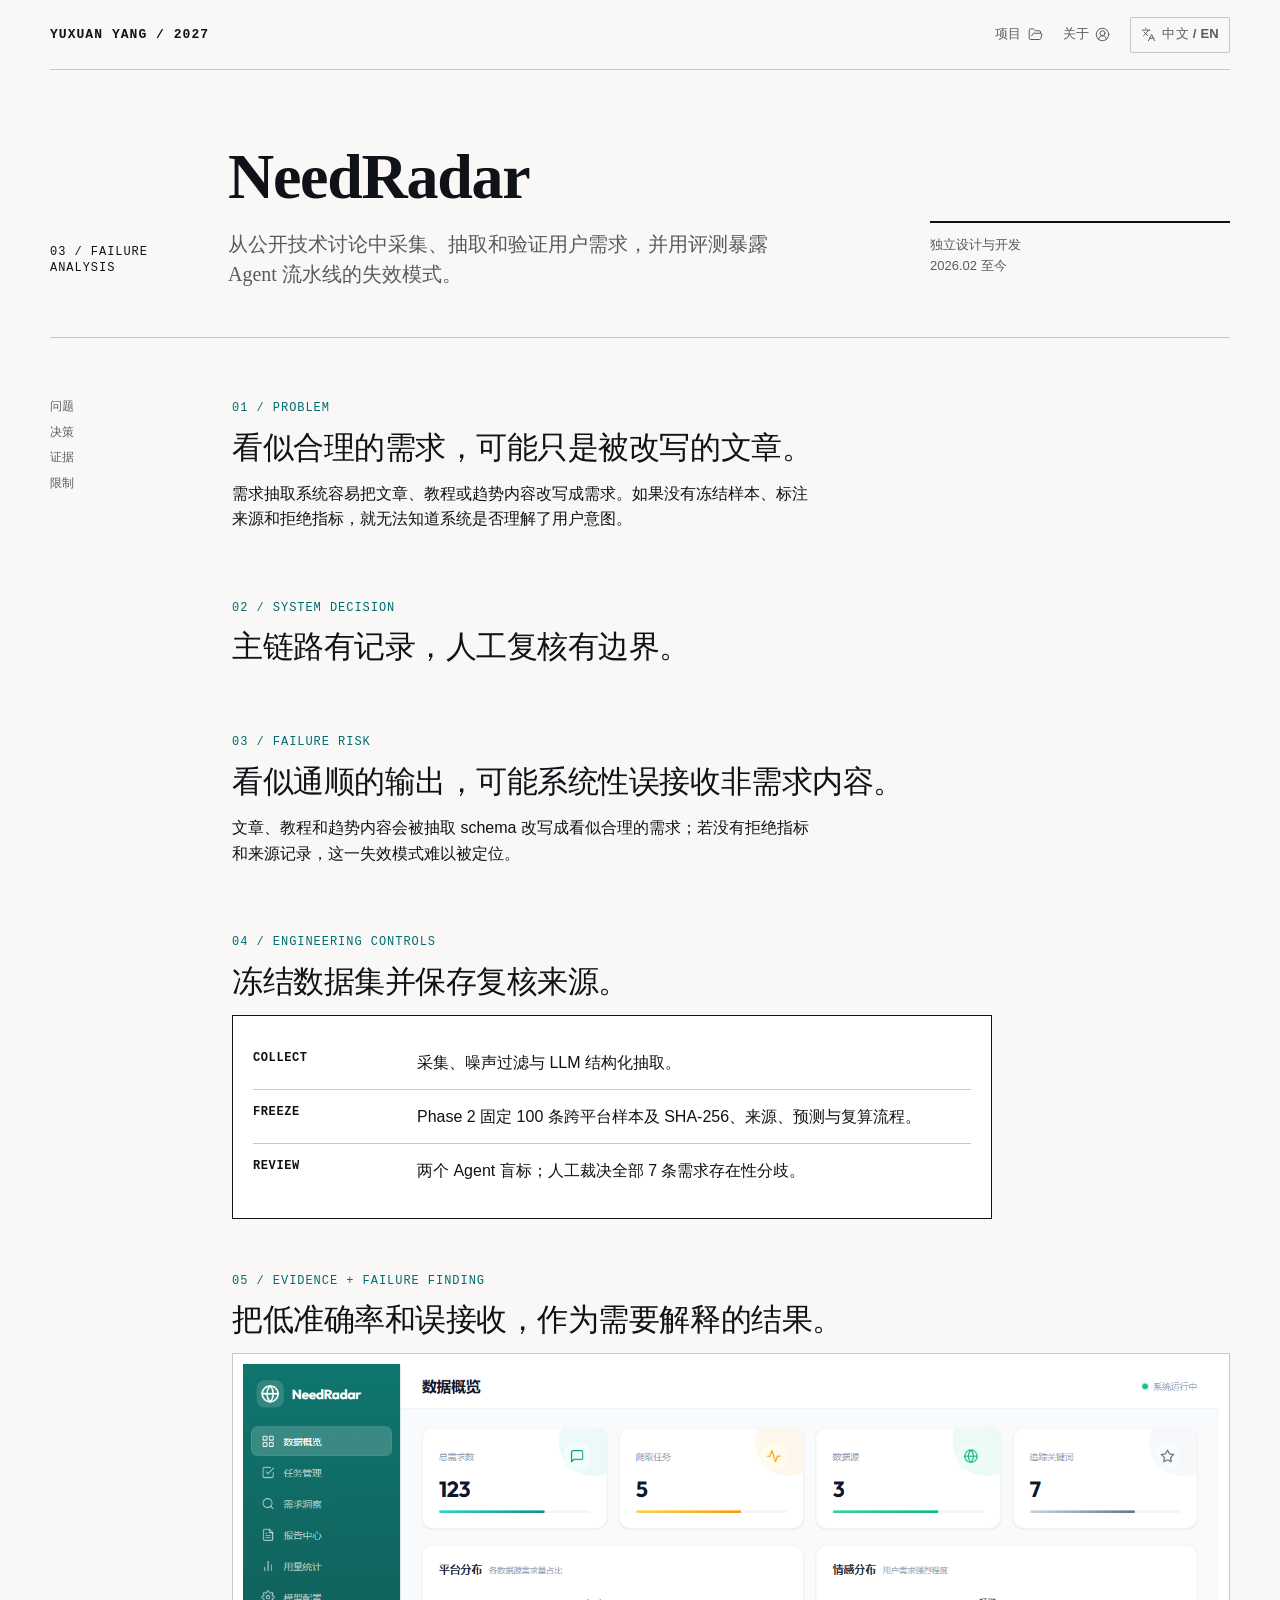
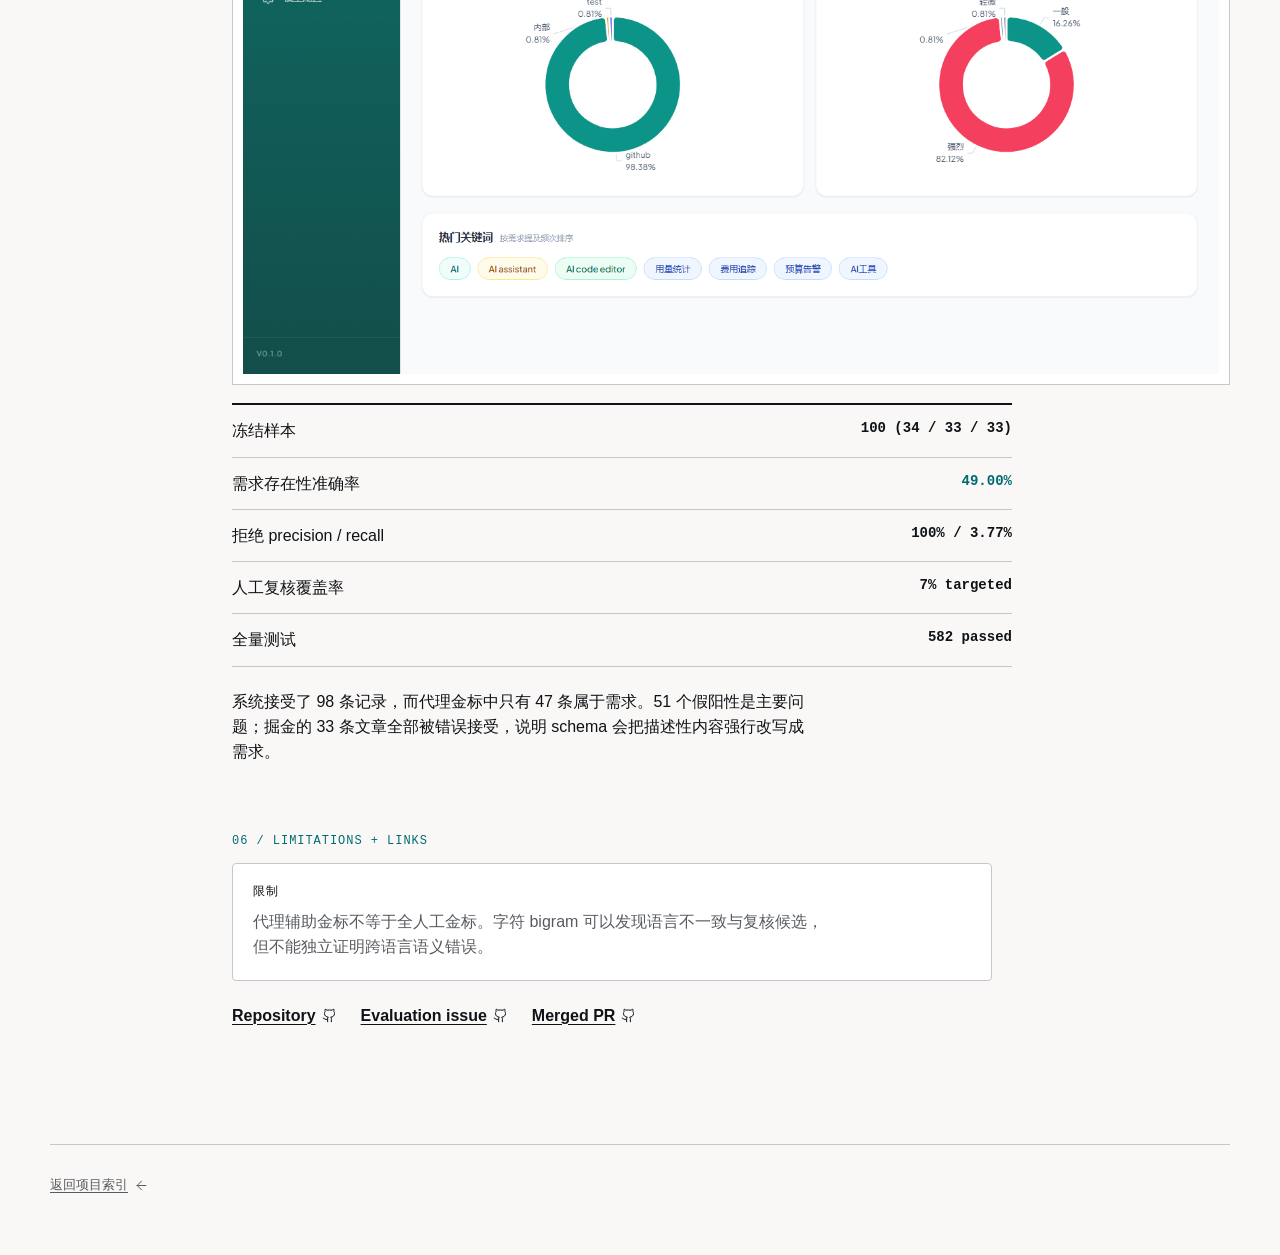
<file: site/needradar.html>
<!doctype html><html lang="zh-CN"><head><meta charset="utf-8"><meta name="viewport" content="width=device-width,initial-scale=1"><title>NeedRadar — 杨宇轩</title><link rel="icon" href="favicon.svg" type="image/svg+xml"><link rel="stylesheet" href="styles.css"></head><body data-ui-lang="zh"><header class="shell topbar" data-od-id="site-header"><a class="wordmark" href="index.html">YUXUAN YANG / 2027</a><nav class="navset"><a href="index.html#work"><span data-lang="zh">项目</span><span data-lang="en">WORK</span></a><a href="about.html"><span data-lang="zh">关于</span><span data-lang="en">ABOUT</span></a><button class="lang" data-language-toggle>中文 / EN</button></nav></header><main data-od-id="needradar-main"><section class="shell case-hero" data-od-id="needradar-hero"><div class="case-hero-grid"><p class="section-index">03 / FAILURE ANALYSIS</p><div><h1 class="case-title">NeedRadar</h1><p class="case-deck"><span data-lang="zh">从公开技术讨论中采集、抽取和验证用户需求，并用评测暴露 Agent 流水线的失效模式。</span><span data-lang="en">An agent pipeline for collecting, extracting, and validating user needs from public technical discussions, with reproducible failure analysis.</span></p></div><p class="case-status"><span data-lang="zh">独立设计与开发<br>2026.02 至今</span><span data-lang="en">Independent design &amp; development<br>February 2026 to present</span></p></div></section><div class="shell case-layout"><nav class="case-nav"><a href="#problem"><span data-lang="zh">问题</span><span data-lang="en">Problem</span></a><a href="#decision"><span data-lang="zh">决策</span><span data-lang="en">Decision</span></a><a href="#evidence"><span data-lang="zh">证据</span><span data-lang="en">Evidence</span></a><a href="#limits"><span data-lang="zh">限制</span><span data-lang="en">Limits</span></a></nav><article class="case-content"><section class="case-block" id="problem"><p class="eyebrow">01 / PROBLEM</p><h2><span data-lang="zh">看似合理的需求，可能只是被改写的文章。</span><span data-lang="en">A plausible-looking need may be an article rewritten as one.</span></h2><p><span data-lang="zh">需求抽取系统容易把文章、教程或趋势内容改写成需求。如果没有冻结样本、标注来源和拒绝指标，就无法知道系统是否理解了用户意图。</span><span data-lang="en">Requirement extractors can turn articles, tutorials, or trend summaries into plausible needs. Without frozen samples, annotation provenance, and rejection metrics, intent understanding remains unproven.</span></p></section><section class="case-block" id="decision"><p class="eyebrow">02 / SYSTEM DECISION</p><h2><span data-lang="zh">主链路有记录，人工复核有边界。</span><span data-lang="en">The main path is recorded; human review has a clear boundary.</span></h2></section><section class="case-block" id="risks"><p class="eyebrow">03 / FAILURE RISK</p><h2><span data-lang="zh">看似通顺的输出，可能系统性误接收非需求内容。</span><span data-lang="en">Fluent output can systematically accept content that is not a need.</span></h2><p><span data-lang="zh">文章、教程和趋势内容会被抽取 schema 改写成看似合理的需求；若没有拒绝指标和来源记录，这一失效模式难以被定位。</span><span data-lang="en">Articles, tutorials, and trend content can be rewritten into plausible needs by the extraction schema; without rejection metrics and provenance, this failure mode is hard to locate.</span></p></section><section class="case-block" id="controls"><p class="eyebrow">04 / ENGINEERING CONTROLS</p><h2><span data-lang="zh">冻结数据集并保存复核来源。</span><span data-lang="en">Freeze the dataset and preserve review provenance.</span></h2><div class="system-map"><div><b>COLLECT</b><span><span data-lang="zh">采集、噪声过滤与 LLM 结构化抽取。</span><span data-lang="en">Collection, noise filtering, and structured LLM extraction.</span></span></div><div><b>FREEZE</b><span><span data-lang="zh">Phase 2 固定 100 条跨平台样本及 SHA-256、来源、预测与复算流程。</span><span data-lang="en">Phase 2 freezes 100 cross-platform records with SHA-256, provenance, predictions, and offline reproduction.</span></span></div><div><b>REVIEW</b><span><span data-lang="zh">两个 Agent 盲标；人工裁决全部 7 条需求存在性分歧。</span><span data-lang="en">Two agents label blindly; a human adjudicates all seven requirement-presence conflicts.</span></span></div></div></section><section class="case-block" id="evidence"><p class="eyebrow">05 / EVIDENCE + FAILURE FINDING</p><h2><span data-lang="zh">把低准确率和误接收，作为需要解释的结果。</span><span data-lang="en">Treat weak accuracy and false acceptance as findings to explain.</span></h2><div class="media-frame" data-od-id="needradar-dashboard"><img src="needradar-dashboard.png" alt="NeedRadar 数据概览截图"></div><div class="evidence-table" style="margin-top:18px"><div class="row"><p><span data-lang="zh">冻结样本</span><span data-lang="en">Frozen records</span></p><p>100 (34 / 33 / 33)</p></div><div class="row"><p><span data-lang="zh">需求存在性准确率</span><span data-lang="en">Requirement-presence accuracy</span></p><p class="flag">49.00%</p></div><div class="row"><p><span data-lang="zh">拒绝 precision / recall</span><span data-lang="en">Rejection precision / recall</span></p><p>100% / 3.77%</p></div><div class="row"><p><span data-lang="zh">人工复核覆盖率</span><span data-lang="en">Human review coverage</span></p><p>7% targeted</p></div><div class="row"><p><span data-lang="zh">全量测试</span><span data-lang="en">Test result</span></p><p>582 passed</p></div></div><p style="margin-top:22px"><span data-lang="zh">系统接受了 98 条记录，而代理金标中只有 47 条属于需求。51 个假阳性是主要问题；掘金的 33 条文章全部被错误接受，说明 schema 会把描述性内容强行改写成需求。</span><span data-lang="en">The system accepted 98 records while proxy gold contained 47 positive needs. The 51 false positives dominate; all 33 Juejin articles were incorrectly accepted, showing the schema rewrote descriptive content as needs.</span></p></section><section class="case-block" id="limits"><p class="eyebrow">06 / LIMITATIONS + LINKS</p><div class="limitations"><h3><span data-lang="zh">限制</span><span data-lang="en">Limitation</span></h3><p><span data-lang="zh">代理辅助金标不等于全人工金标。字符 bigram 可以发现语言不一致与复核候选，但不能独立证明跨语言语义错误。</span><span data-lang="en">Agent-assisted proxy gold is not full human ground truth. Character bigrams can flag language inconsistency and review candidates, but cannot independently prove semantic error across languages.</span></p></div><div class="link-row" style="margin-top:22px"><a href="https://github.com/Chloride233/needradar">Repository</a><a href="https://github.com/Chloride233/needradar/issues/1">Evaluation issue</a><a href="https://github.com/Chloride233/needradar/pull/6">Merged PR</a></div></section></article></div></main><footer class="shell footer"><a href="index.html"><span data-lang="zh">返回项目索引</span><span data-lang="en">Back to index</span></a></footer><script src="vendor/lucide.min.js"></script><script src="app.js"></script></body></html>
</file>
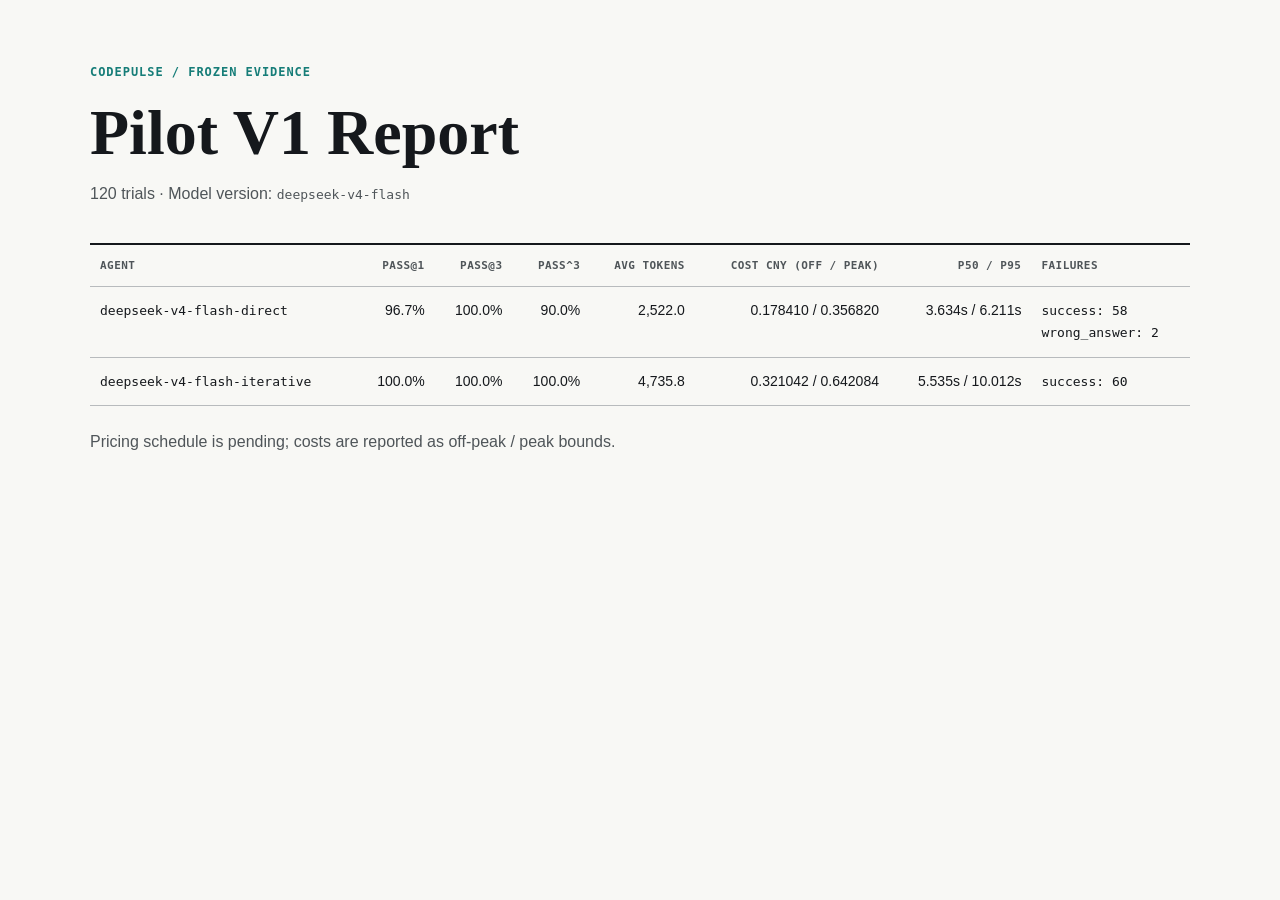
<file: site/pilot-v1-report.html>
<!doctype html>
<html lang="en">
<head>
  <meta charset="utf-8">
  <meta name="viewport" content="width=device-width,initial-scale=1">
  <title>CodePulse Pilot V1 Report</title>
  <link rel="icon" href="favicon.svg" type="image/svg+xml">
  <style>
    :root { color-scheme: light; --bg: #f8f8f5; --ink: #15181c; --muted: #4f5559; --line: #b8bbbd; --accent: #167d78; }
    * { box-sizing: border-box; }
    body { margin: 0; background: var(--bg); color: var(--ink); font: 16px/1.55 -apple-system, BlinkMacSystemFont, "Segoe UI", sans-serif; }
    main { width: min(1100px, calc(100% - 40px)); margin: 64px auto; }
    .eyebrow { margin: 0 0 18px; color: var(--accent); font: 600 12px/1.4 ui-monospace, monospace; letter-spacing: .08em; }
    h1 { margin: 0; font: 600 clamp(36px, 6vw, 64px)/1.05 Georgia, serif; }
    .meta, .note { color: var(--muted); }
    .table-wrap { margin: 36px 0 24px; overflow-x: auto; border-top: 2px solid var(--ink); }
    table { width: 100%; min-width: 880px; border-collapse: collapse; font-size: 14px; }
    th, td { padding: 13px 10px; border-bottom: 1px solid var(--line); text-align: right; vertical-align: top; }
    th { color: var(--muted); font: 600 11px/1.4 ui-monospace, monospace; letter-spacing: .04em; text-transform: uppercase; }
    th:first-child, td:first-child, th:last-child, td:last-child { text-align: left; }
    code { font: 13px/1.5 ui-monospace, monospace; }
    @media (max-width: 700px) {
      main { margin: 40px auto; }
      .table-wrap { overflow: visible; }
      table, tbody { display: block; min-width: 0; }
      thead { display: none; }
      tr { display: block; padding: 12px 0; border-bottom: 1px solid var(--line); }
      td, td:first-child, td:last-child {
        display: grid;
        grid-template-columns: 104px minmax(0, 1fr);
        gap: 12px;
        padding: 6px 0;
        border: 0;
        text-align: left;
        overflow-wrap: anywhere;
      }
      td::before { content: attr(data-label); color: var(--muted); font: 600 11px/1.5 ui-monospace, monospace; text-transform: uppercase; }
    }
  </style>
</head>
<body>
  <main>
    <p class="eyebrow">CODEPULSE / FROZEN EVIDENCE</p>
    <h1>Pilot V1 Report</h1>
    <p class="meta">120 trials · Model version: <code>deepseek-v4-flash</code></p>
    <div class="table-wrap">
      <table>
        <thead><tr><th>Agent</th><th>pass@1</th><th>pass@3</th><th>pass^3</th><th>Avg tokens</th><th>Cost CNY (off / peak)</th><th>P50 / P95</th><th>Failures</th></tr></thead>
        <tbody>
          <tr><td data-label="Agent"><code>deepseek-v4-flash-direct</code></td><td data-label="pass@1">96.7%</td><td data-label="pass@3">100.0%</td><td data-label="pass^3">90.0%</td><td data-label="Avg tokens">2,522.0</td><td data-label="Cost CNY">0.178410 / 0.356820</td><td data-label="P50 / P95">3.634s / 6.211s</td><td data-label="Failures"><code>success: 58<br>wrong_answer: 2</code></td></tr>
          <tr><td data-label="Agent"><code>deepseek-v4-flash-iterative</code></td><td data-label="pass@1">100.0%</td><td data-label="pass@3">100.0%</td><td data-label="pass^3">100.0%</td><td data-label="Avg tokens">4,735.8</td><td data-label="Cost CNY">0.321042 / 0.642084</td><td data-label="P50 / P95">5.535s / 10.012s</td><td data-label="Failures"><code>success: 60</code></td></tr>
        </tbody>
      </table>
    </div>
    <p class="note">Pricing schedule is pending; costs are reported as off-peak / peak bounds.</p>
  </main>
</body>
</html>
</file>
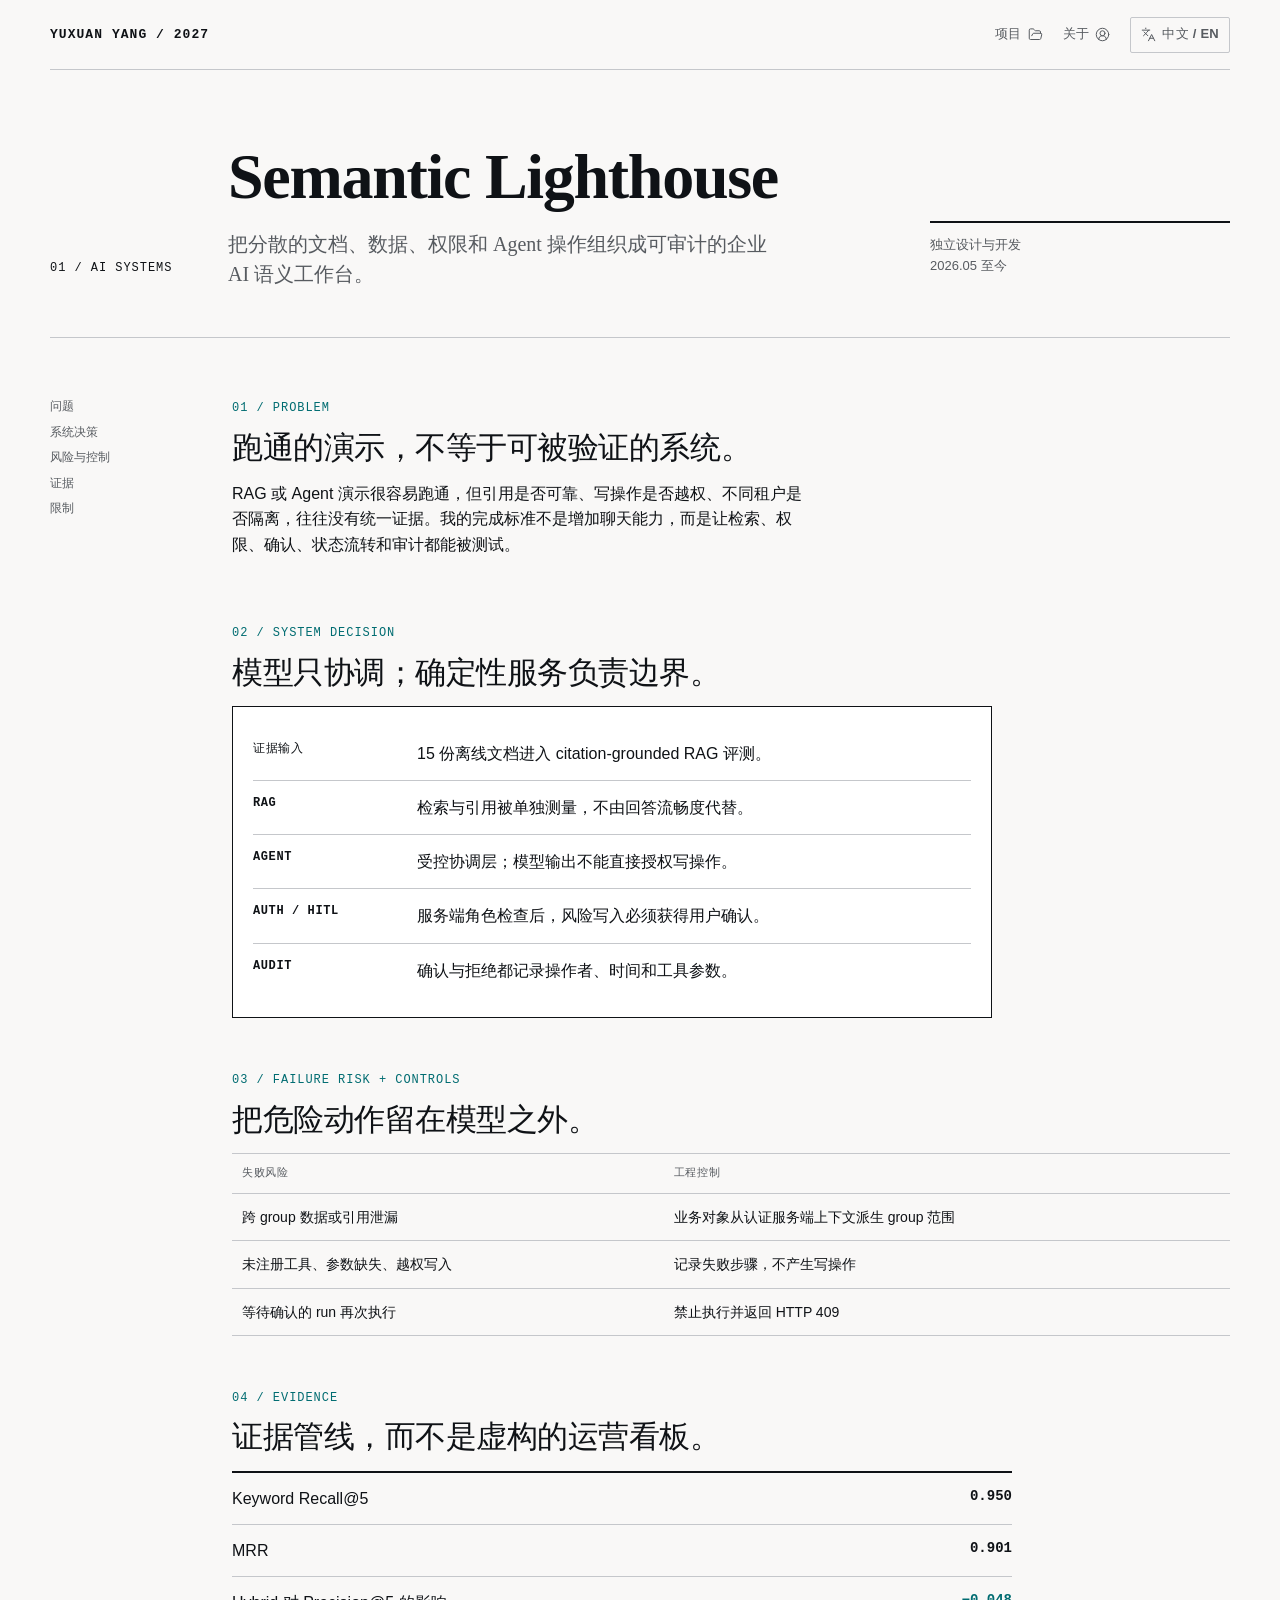
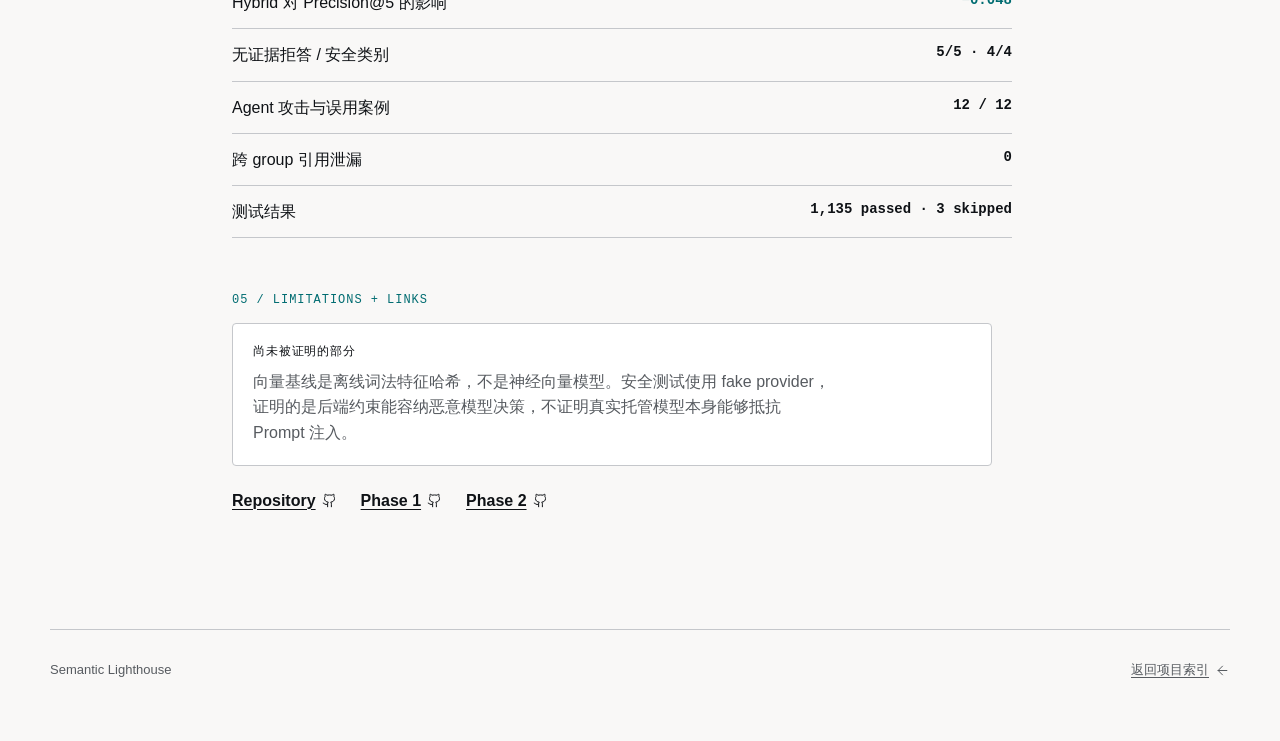
<file: site/semantic-lighthouse.html>
<!doctype html><html lang="zh-CN"><head><meta charset="utf-8"><meta name="viewport" content="width=device-width,initial-scale=1"><title>Semantic Lighthouse — 杨宇轩</title><link rel="icon" href="favicon.svg" type="image/svg+xml"><link rel="stylesheet" href="styles.css"></head><body data-ui-lang="zh">
<header class="shell topbar" data-od-id="site-header"><a class="wordmark" href="index.html">YUXUAN YANG / 2027</a><nav class="navset"><a href="index.html#work"><span data-lang="zh">项目</span><span data-lang="en">WORK</span></a><a href="about.html"><span data-lang="zh">关于</span><span data-lang="en">ABOUT</span></a><button class="lang" data-language-toggle>中文 / EN</button></nav></header>
<main data-od-id="semantic-case-main"><section class="shell case-hero" data-od-id="semantic-case-hero"><div class="case-hero-grid"><p class="section-index">01 / AI SYSTEMS</p><div><h1 class="case-title">Semantic Lighthouse</h1><p class="case-deck"><span data-lang="zh">把分散的文档、数据、权限和 Agent 操作组织成可审计的企业 AI 语义工作台。</span><span data-lang="en">An auditable semantic workspace connecting enterprise documents, data, permissions, and controlled agent actions.</span></p></div><p class="case-status"><span data-lang="zh">独立设计与开发<br>2026.05 至今</span><span data-lang="en">Independent design &amp; development<br>May 2026 to present</span></p></div></section>
<div class="shell case-layout"><nav class="case-nav" data-od-id="semantic-case-nav"><a href="#problem"><span data-lang="zh">问题</span><span data-lang="en">Problem</span></a><a href="#decision"><span data-lang="zh">系统决策</span><span data-lang="en">Decision</span></a><a href="#risks"><span data-lang="zh">风险与控制</span><span data-lang="en">Controls</span></a><a href="#evidence"><span data-lang="zh">证据</span><span data-lang="en">Evidence</span></a><a href="#limits"><span data-lang="zh">限制</span><span data-lang="en">Limits</span></a></nav><article class="case-content">
  <section class="case-block" id="problem" data-od-id="semantic-problem"><p class="eyebrow">01 / PROBLEM</p><h2><span data-lang="zh">跑通的演示，不等于可被验证的系统。</span><span data-lang="en">A working demo is not a verified system.</span></h2><p><span data-lang="zh">RAG 或 Agent 演示很容易跑通，但引用是否可靠、写操作是否越权、不同租户是否隔离，往往没有统一证据。我的完成标准不是增加聊天能力，而是让检索、权限、确认、状态流转和审计都能被测试。</span><span data-lang="en">A RAG or agent demo can run while citation quality, write authorization, and tenant isolation remain unproven. I treated retrieval, permissions, confirmation, state transitions, and audit as testable completion criteria.</span></p></section>
  <section class="case-block" id="decision" data-od-id="semantic-decision"><p class="eyebrow">02 / SYSTEM DECISION</p><h2><span data-lang="zh">模型只协调；确定性服务负责边界。</span><span data-lang="en">Models coordinate; deterministic services own boundaries.</span></h2><div class="system-map" data-od-id="semantic-system-map"><div><b><span data-lang="zh">证据输入</span><span data-lang="en">EVIDENCE INPUT</span></b><span><span data-lang="zh">15 份离线文档进入 citation-grounded RAG 评测。</span><span data-lang="en">15 offline documents enter citation-grounded RAG evaluation.</span></span></div><div><b>RAG</b><span><span data-lang="zh">检索与引用被单独测量，不由回答流畅度代替。</span><span data-lang="en">Retrieval and citation are measured independently of fluent answers.</span></span></div><div><b>AGENT</b><span><span data-lang="zh">受控协调层；模型输出不能直接授权写操作。</span><span data-lang="en">Controlled coordination layer; model output cannot authorize writes.</span></span></div><div><b>AUTH / HITL</b><span><span data-lang="zh">服务端角色检查后，风险写入必须获得用户确认。</span><span data-lang="en">Risky writes require server role checks and user confirmation.</span></span></div><div><b>AUDIT</b><span><span data-lang="zh">确认与拒绝都记录操作者、时间和工具参数。</span><span data-lang="en">Approval and rejection record operator, timestamp, and tool parameters.</span></span></div></div></section>
  <section class="case-block" id="risks" data-od-id="semantic-risks"><p class="eyebrow">03 / FAILURE RISK + CONTROLS</p><h2><span data-lang="zh">把危险动作留在模型之外。</span><span data-lang="en">Keep dangerous actions outside the model.</span></h2><table class="matrix"><thead><tr><th><span data-lang="zh">失败风险</span><span data-lang="en">Failure risk</span></th><th><span data-lang="zh">工程控制</span><span data-lang="en">Engineering control</span></th></tr></thead><tbody><tr><td><span data-lang="zh">跨 group 数据或引用泄漏</span><span data-lang="en">Cross-group data or citation leakage</span></td><td><span data-lang="zh">业务对象从认证服务端上下文派生 group 范围</span><span data-lang="en">Business objects derive group scope from authenticated server context</span></td></tr><tr><td><span data-lang="zh">未注册工具、参数缺失、越权写入</span><span data-lang="en">Unregistered tools, missing parameters, or unauthorized writes</span></td><td><span data-lang="zh">记录失败步骤，不产生写操作</span><span data-lang="en">Record failed steps and produce no write</span></td></tr><tr><td><span data-lang="zh">等待确认的 run 再次执行</span><span data-lang="en">Re-running a pending confirmation</span></td><td><span data-lang="zh">禁止执行并返回 HTTP 409</span><span data-lang="en">Block execution and return HTTP 409</span></td></tr></tbody></table></section>
  <section class="case-block" id="evidence" data-od-id="semantic-evidence"><p class="eyebrow">04 / EVIDENCE</p><h2><span data-lang="zh">证据管线，而不是虚构的运营看板。</span><span data-lang="en">An evidence pipeline, not a fabricated dashboard.</span></h2><div class="evidence-table"><div class="row"><p>Keyword Recall@5</p><p>0.950</p></div><div class="row"><p>MRR</p><p>0.901</p></div><div class="row"><p><span data-lang="zh">Hybrid 对 Precision@5 的影响</span><span data-lang="en">Hybrid effect on Precision@5</span></p><p class="flag">−0.048</p></div><div class="row"><p><span data-lang="zh">无证据拒答 / 安全类别</span><span data-lang="en">No-evidence refusals / safety categories</span></p><p>5/5 · 4/4</p></div><div class="row"><p><span data-lang="zh">Agent 攻击与误用案例</span><span data-lang="en">Agent attack &amp; misuse cases</span></p><p>12 / 12</p></div><div class="row"><p><span data-lang="zh">跨 group 引用泄漏</span><span data-lang="en">Cross-group citation leakage</span></p><p>0</p></div><div class="row"><p><span data-lang="zh">测试结果</span><span data-lang="en">Test result</span></p><p>1,135 passed · 3 skipped</p></div></div></section>
  <section class="case-block" id="limits" data-od-id="semantic-limitations"><p class="eyebrow">05 / LIMITATIONS + LINKS</p><div class="limitations"><h3><span data-lang="zh">尚未被证明的部分</span><span data-lang="en">What remains unproven</span></h3><p><span data-lang="zh">向量基线是离线词法特征哈希，不是神经向量模型。安全测试使用 fake provider，证明的是后端约束能容纳恶意模型决策，不证明真实托管模型本身能够抵抗 Prompt 注入。</span><span data-lang="en">The vector baseline is lexical feature hashing, not neural embeddings. Fake-provider security tests prove backend containment of malicious model decisions, not real-model resistance to prompt injection.</span></p></div><div class="link-row" style="margin-top:22px"><a href="https://github.com/Chloride233/semantic-lighthouse">Repository</a><a href="https://github.com/Chloride233/semantic-lighthouse/issues/1">Phase 1</a><a href="https://github.com/Chloride233/semantic-lighthouse/issues/4">Phase 2</a></div></section>
</article></div></main><footer class="shell footer"><div class="footer-flex"><span>Semantic Lighthouse</span><a href="index.html"><span data-lang="zh">返回项目索引</span><span data-lang="en">Back to index</span></a></div></footer><script src="vendor/lucide.min.js"></script><script src="app.js"></script></body></html>
</file>
<file: site/styles.css>
:root {
  --bg: oklch(98% 0.002 95);
  --surface: oklch(100% 0 0);
  --ink: oklch(18% 0.01 255);
  --muted: oklch(47% 0.01 255);
  --line: oklch(83% 0.006 255);
  --accent: oklch(47% 0.11 198);
  --accent-soft: oklch(93% 0.025 198);
  --font-display: 'Iowan Old Style', 'Songti SC', 'Noto Serif CJK SC', Georgia, serif;
  --font-body: -apple-system, BlinkMacSystemFont, 'PingFang SC', 'Microsoft YaHei', 'Segoe UI', sans-serif;
  --font-mono: 'SFMono-Regular', Consolas, 'Liberation Mono', monospace;
  --measure: 1180px;
}
* { box-sizing: border-box; }
html { scroll-behavior: smooth; }
body { margin: 0; background: var(--bg); color: var(--ink); font: 400 16px/1.58 var(--font-body); }
a { color: inherit; text-decoration-thickness: 1px; text-underline-offset: 3px; }
button { font: inherit; }
.ui-icon { width: 15px; height: 15px; flex: 0 0 auto; stroke-width: 1.6; }
.shell { width: min(var(--measure), calc(100% - 48px)); margin: auto; }
.topbar { min-height: 70px; border-bottom: 1px solid var(--line); display: flex; align-items: center; justify-content: space-between; gap: 20px; }
.wordmark { font: 600 13px/1.2 var(--font-mono); letter-spacing: .08em; text-decoration: none; white-space: nowrap; }
.navset { display: flex; align-items: center; gap: 20px; }
.navset a, .lang { color: var(--muted); font-size: 13px; font-weight: 550; letter-spacing: .02em; text-decoration: none; display: inline-flex; align-items: center; gap: 6px; }
.navset a:hover, .navset a[aria-current='page'] { color: var(--ink); }
.lang { border: 1px solid var(--line); background: transparent; min-height: 36px; padding: 0 10px; cursor: pointer; border-radius: 2px; }
.lang:hover { border-color: var(--ink); }
[data-lang] { display: none; }
body[data-ui-lang='zh'] [data-lang='zh'], body[data-ui-lang='en'] [data-lang='en'] { display: revert; }
.inline { display: none; }
body[data-ui-lang='zh'] .inline[data-lang='zh'], body[data-ui-lang='en'] .inline[data-lang='en'] { display: inline; }
.eyebrow, .meta, .section-index, .label { font: 500 12px/1.4 var(--font-mono); letter-spacing: .08em; text-transform: uppercase; }
.eyebrow { color: var(--accent); margin: 0 0 18px; }
.hero { min-height: min(720px, calc(100svh - 70px)); display: grid; grid-template-columns: 1.6fr .8fr; align-items: start; gap: 40px; padding: clamp(42px, 5vh, 64px) 0 42px; }
.hero h1 { max-width: 10ch; margin: 0; font: 590 clamp(48px, 6.2vw, 86px)/1.02 var(--font-display); letter-spacing: -.025em; text-wrap: balance; }
.hero .role { margin: 28px 0 0; font: 550 20px/1.35 var(--font-body); letter-spacing: .01em; }
.hero .intro { max-width: 48ch; margin: 14px 0 0; color: var(--muted); font-size: 17px; }
.hero-aside { align-self: end; border-top: 2px solid var(--ink); padding-top: 14px; }
.hero-aside p { margin: 8px 0 22px; max-width: 25ch; color: var(--muted); font-size: 14px; }
.action-list { display: flex; flex-wrap: wrap; gap: 12px 18px; font-size: 14px; font-weight: 550; }
.action-list a, .link-row a, .footer a { display: inline-flex; align-items: center; gap: 6px; }
.action-list a:first-child { color: var(--accent); }
.section { padding: 92px 0; border-top: 1px solid var(--line); }
.section-head { display: grid; grid-template-columns: 150px 1fr; gap: 32px; margin-bottom: 36px; }
.section h2, .case-title { margin: 0; font: 590 clamp(30px, 4vw, 48px)/1.08 var(--font-display); letter-spacing: -.02em; text-wrap: balance; }
.section-lead { max-width: 60ch; margin: 14px 0 0; color: var(--muted); }
.project-list { border-top: 1px solid var(--ink); }
.project-row { display: grid; grid-template-columns: 72px 1.15fr .85fr; gap: 24px; align-items: start; padding: 28px 0; border-bottom: 1px solid var(--line); text-decoration: none; }
.project-row:hover { background: var(--surface); }
.project-num { font: 500 13px/1.4 var(--font-mono); color: var(--accent); }
.project-row h3 { margin: 0; font: 590 26px/1.12 var(--font-display); letter-spacing: -.01em; }
.project-row p { margin: 10px 0 0; color: var(--muted); max-width: 43ch; }
.evidence { display: flex; flex-wrap: wrap; gap: 7px; justify-content: flex-start; }
.evidence span { border: 1px solid var(--line); padding: 6px 8px; font: 500 11px/1.35 var(--font-mono); letter-spacing: .01em; }
.product-craft { display: grid; grid-template-columns: .8fr 1.2fr; gap: 52px; align-items: start; }
.product-craft h3 { margin: 0; font: 590 34px/1.1 var(--font-display); letter-spacing: -.02em; }
.product-craft p { max-width: 48ch; color: var(--muted); }
.screen-strip { display: grid; grid-template-columns: repeat(3, 1fr); gap: 10px; align-items: start; }
.screen-strip img { width: 100%; border: 1px solid var(--line); display: block; }
.exploration-entry { display: grid; grid-template-columns: 1.15fr .85fr; gap: 52px; align-items: start; padding: 32px 0; border-top: 2px solid var(--ink); border-bottom: 1px solid var(--line); }
.exploration-copy .eyebrow { margin-bottom: 14px; }
.exploration-copy h3 { max-width: 18ch; margin: 0; font: 590 34px/1.1 var(--font-display); letter-spacing: 0; }
.exploration-copy > p:last-child { max-width: 55ch; margin: 18px 0 0; color: var(--muted); }
.exploration-meta { display: grid; gap: 18px; padding-top: 2px; }
.exploration-tags { display: flex; flex-wrap: wrap; gap: 7px; }
.exploration-tags span { border: 1px solid var(--line); padding: 6px 8px; font: 500 11px/1.35 var(--font-mono); letter-spacing: .01em; }
.exploration-link { display: inline-flex; align-items: center; gap: 7px; width: fit-content; color: var(--accent); font-weight: 600; }
.exploration-note { margin: -8px 0 0; color: var(--muted); font-size: 13px; }
.proof-grid { display: grid; grid-template-columns: 1.1fr .9fr; gap: 48px; }
.bio { max-width: 58ch; margin: 0; font: 20px/1.55 var(--font-display); }
.facts { border-top: 1px solid var(--ink); }
.fact { display: grid; grid-template-columns: 136px 1fr; gap: 16px; padding: 14px 0; border-bottom: 1px solid var(--line); }
.fact p { margin: 0; }
.footer { padding: 30px 0 60px; border-top: 1px solid var(--line); color: var(--muted); font-size: 13px; }
.footer-flex { display: flex; justify-content: space-between; gap: 20px; flex-wrap: wrap; }
.case-hero { padding: 72px 0 48px; border-bottom: 1px solid var(--line); }
.case-hero-grid { display: grid; grid-template-columns: 150px 1fr 300px; gap: 28px; align-items: end; }
.case-title { font-size: clamp(42px, 5vw, 72px); }
.case-deck { max-width: 56ch; margin: 18px 0 0; color: var(--muted); font: 20px/1.5 var(--font-display); }
.case-status { border-top: 2px solid var(--ink); padding-top: 12px; color: var(--muted); font-size: 13px; }
.case-layout { display: grid; grid-template-columns: 150px minmax(0, 1fr); gap: 32px; padding: 62px 0; }
.case-nav { position: sticky; top: 24px; align-self: start; display: grid; gap: 10px; font: 500 12px/1.3 var(--font-mono); }
.case-nav a { color: var(--muted); text-decoration: none; }
.case-nav a:hover { color: var(--accent); }
.case-content { min-width: 0; }
.case-block { padding: 0 0 54px; }
.case-block h2 { margin: 0 0 16px; font: 590 31px/1.1 var(--font-display); letter-spacing: -.015em; }
.case-block p { max-width: 65ch; margin: 0 0 14px; }
.case-block ul { max-width: 65ch; padding-left: 20px; margin: 0; }
.case-block li { margin: 8px 0; }
.system-map { border: 1px solid var(--ink); padding: 20px; display: grid; gap: 0; max-width: 760px; background: var(--surface); }
.system-map div { border-bottom: 1px solid var(--line); padding: 14px 0; display: grid; grid-template-columns: 148px 1fr; gap: 16px; }
.system-map div:last-child { border-bottom: 0; }
.system-map b { font: 550 12px/1.4 var(--font-mono); letter-spacing: .05em; }
.matrix { width: 100%; border-collapse: collapse; font-size: 14px; }
.matrix th, .matrix td { border-top: 1px solid var(--line); padding: 12px 10px; text-align: left; vertical-align: top; }
.matrix th { color: var(--muted); font: 500 11px/1.4 var(--font-mono); letter-spacing: .06em; text-transform: uppercase; }
.matrix tr:last-child td { border-bottom: 1px solid var(--line); }
.flag { color: var(--accent); font-weight: 600; }
.media-frame { border: 1px solid var(--line); padding: 10px; background: var(--surface); }
.media-frame img { display: block; max-width: 100%; height: auto; }
.evidence-table { border-top: 2px solid var(--ink); max-width: 780px; }
.evidence-table .row { display: grid; grid-template-columns: 1.4fr .8fr; gap: 20px; padding: 13px 0; border-bottom: 1px solid var(--line); }
.evidence-table .row p { margin: 0; }
.evidence-table .row p:last-child { text-align: right; font: 550 14px/1.5 var(--font-mono); }
.limitations { border: 1px solid var(--line); border-radius: 4px; padding: 20px; background: var(--surface); max-width: 760px; }
.limitations h3 { margin: 0 0 8px; font: 550 12px/1.4 var(--font-mono); letter-spacing: .07em; text-transform: uppercase; }
.limitations p { margin-bottom: 0; color: var(--muted); }
.link-row { display: flex; gap: 14px 24px; flex-wrap: wrap; font-weight: 550; }
.iphone-gallery { display: grid; grid-template-columns: repeat(4, 1fr); gap: 16px; align-items: start; }
.iphone-gallery figure { margin: 0; }
.iphone-gallery img { display: block; width: 100%; border: 1px solid var(--line); }
.iphone-gallery figcaption { margin-top: 8px; font: 500 11px/1.4 var(--font-mono); letter-spacing: .05em; color: var(--muted); }
.capability-list { list-style: none; padding: 0; max-width: 800px; border-top: 1px solid var(--ink); }
.capability-list li { display: grid; grid-template-columns: 170px 1fr; gap: 22px; padding: 16px 0; border-bottom: 1px solid var(--line); }
.resume-note { color: var(--muted); font-size: 14px; }
.email-toast { position: fixed; left: 50%; bottom: max(20px, env(safe-area-inset-bottom)); z-index: 100; max-width: calc(100% - 32px); padding: 10px 14px; border: 1px solid var(--ink); border-radius: 4px; background: var(--ink); color: var(--bg); opacity: 0; pointer-events: none; transform: translate(-50%, 12px); transition: opacity .18s ease, transform .18s ease; font: 500 12px/1.4 var(--font-mono); text-align: center; }
.email-toast.is-visible { opacity: 1; transform: translate(-50%, 0); }
@media (prefers-reduced-motion: reduce) {
  .email-toast { transition: none; }
}
@media (max-width: 760px) {
  .shell { width: min(100% - 32px, var(--measure)); }
  .topbar { min-height: 62px; }
  .navset { gap: 12px; }
  .navset a:not(:last-of-type) { display: none; }
  [data-od-id='site-navigation'] a[href='#explore'] { display: inline-flex; }
  [data-od-id='site-navigation'] a[href^='mailto:'] { display: none; }
  .hero { min-height: min(690px, calc(100svh - 62px)); grid-template-columns: 1fr; align-items: start; gap: 34px; padding: 40px 0 30px; }
  .hero h1 { max-width: none; font-size: clamp(42px, 12vw, 58px); overflow-wrap: anywhere; }
  .hero .role { font-size: 18px; margin-top: 22px; }
  .hero .intro { font-size: 16px; }
  .section { padding: 64px 0; }
  .section-head, .case-hero-grid, .case-layout { grid-template-columns: 1fr; gap: 18px; }
  .section-index { margin-bottom: 4px; }
  .project-row { grid-template-columns: 44px 1fr; gap: 10px 12px; padding: 22px 0; }
  .project-row .evidence { grid-column: 2; }
  .project-row h3 { font-size: 23px; }
  .project-craft, .proof-grid { grid-template-columns: 1fr; gap: 28px; }
  .product-craft { grid-template-columns: 1fr; gap: 28px; }
  .screen-strip { gap: 6px; }
  .exploration-entry { grid-template-columns: 1fr; gap: 26px; padding: 26px 0; }
  .exploration-copy h3 { max-width: none; font-size: 30px; overflow-wrap: anywhere; }
  .exploration-meta { gap: 16px; }
  .fact, .capability-list li { grid-template-columns: 1fr; gap: 4px; }
  .case-hero { padding: 48px 0 32px; }
  .case-title { font-size: clamp(38px, 11vw, 54px); overflow-wrap: anywhere; }
  .case-deck { font-size: 18px; }
  .case-layout { padding: 42px 0; }
  .case-nav { position: static; grid-template-columns: repeat(2, minmax(0, 1fr)); overflow: visible; padding-bottom: 0; white-space: normal; }
  .case-block { padding-bottom: 42px; }
  .case-block h2 { font-size: 28px; }
  .system-map div, .evidence-table .row { grid-template-columns: 1fr; gap: 6px; }
  .evidence-table .row p:last-child { text-align: left; }
  .matrix { font-size: 12px; display: table; table-layout: fixed; white-space: normal; }
  .matrix th, .matrix td { padding: 10px 6px; white-space: normal; overflow-wrap: anywhere; }
  .iphone-gallery { grid-template-columns: repeat(2, 1fr); gap: 12px; }
}
</file>
